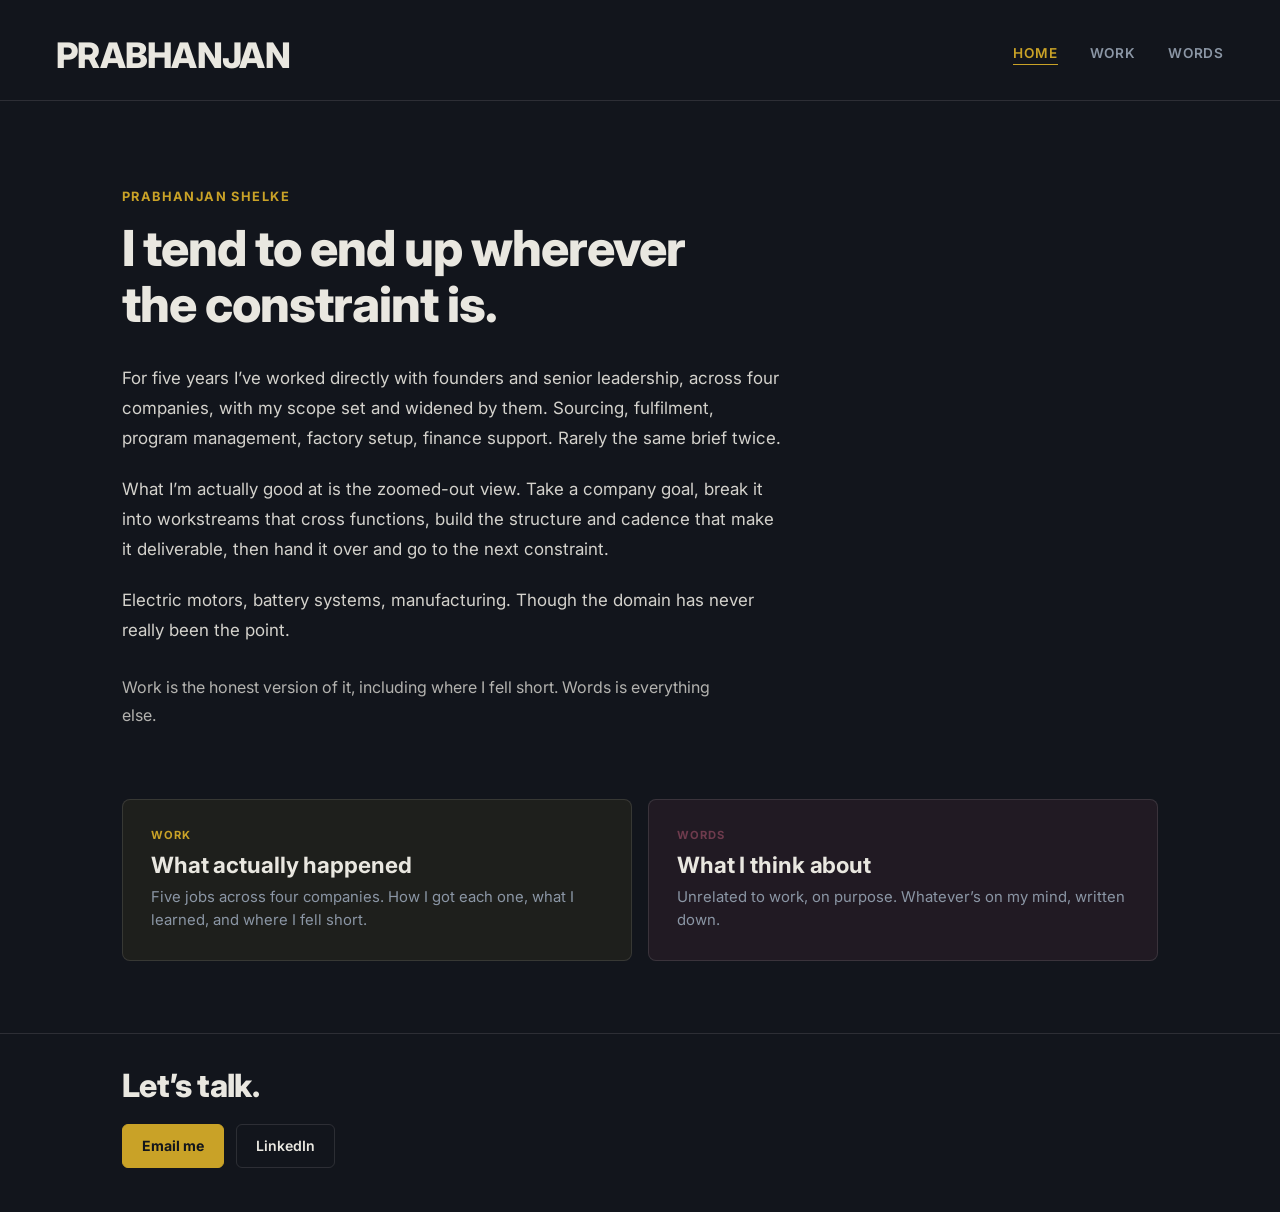
<file: index.html>
<!DOCTYPE html>
<html lang="en">
<head>
<meta charset="UTF-8">
<meta name="viewport" content="width=device-width, initial-scale=1.0">
<title>Prabhanjan Shelke</title>
<meta name="description" content="Five years working close to founders across four companies. I tend to end up wherever the constraint is.">
<link rel="canonical" href="https://prabhanjanshelke.com/">
<meta property="og:type" content="website">
<meta property="og:site_name" content="Prabhanjan Shelke">
<meta property="og:title" content="Prabhanjan Shelke">
<meta property="og:description" content="Five years working close to founders across four companies. I tend to end up wherever the constraint is.">
<meta property="og:url" content="https://prabhanjanshelke.com/">
<meta property="og:image" content="https://prabhanjanshelke.com/preview.png">
<meta property="og:image:width" content="1200">
<meta property="og:image:height" content="630">
<meta name="twitter:card" content="summary_large_image">
<meta name="twitter:title" content="Prabhanjan Shelke">
<meta name="twitter:description" content="Five years working close to founders across four companies. I tend to end up wherever the constraint is.">
<meta name="twitter:image" content="https://prabhanjanshelke.com/preview.png">
<link rel="preconnect" href="https://fonts.googleapis.com">
<link rel="preconnect" href="https://fonts.gstatic.com" crossorigin>
<link href="https://fonts.googleapis.com/css2?family=Inter:ital,wght@0,400;0,500;0,600;0,700;0,800;1,400;1,500&display=swap" rel="stylesheet">
<style>


:root{--brass:#C9A227;--plum:#6E3B4D}
body[data-theme="work"],body[data-theme="home"],body[data-theme="detail"]{
  --bg:#12151C;--bg-raise:#191D26;--fg:#E9E7E0;--muted:#8B96A5;--accent:var(--brass);--line:rgba(232,230,224,.12)}
body[data-theme="words"]{--bg:#EAE2D4;--bg-raise:#E2D9C9;--fg:#2B2620;--muted:#8A7F6C;--accent:var(--plum);--line:rgba(43,38,32,.14)}
*{box-sizing:border-box}
html{scroll-behavior:smooth}
body{margin:0;background:var(--bg);color:var(--fg);font-family:'Inter',sans-serif;min-height:100vh}
a{color:var(--accent)}
.topnav{position:sticky;top:0;z-index:50;display:flex;justify-content:space-between;align-items:center;
  padding:2.1rem clamp(1.25rem,5vw,3.5rem) 1.5rem;background:var(--bg);border-bottom:1px solid var(--line)}
.topnav .wordmark{font-weight:800;font-size:clamp(1.7rem,4.5vw,2.2rem);letter-spacing:-.02em;text-decoration:none;color:var(--fg)}
.topnav .navlinks{display:flex;gap:clamp(1rem,3vw,2rem);font-weight:600;font-size:.85rem;letter-spacing:.06em}
.topnav .navlinks a{text-decoration:none;color:var(--muted);padding-bottom:3px;border-bottom:1px solid transparent}
.topnav .navlinks a:hover{color:var(--fg)}
.topnav .navlinks a.current{color:var(--accent);border-bottom-color:var(--accent)}
.nav-toggle{display:none;flex-direction:column;justify-content:center;align-items:center;gap:5px;width:44px;height:44px;padding:0;background:none;border:none;cursor:pointer}
.nav-toggle span{display:block;width:24px;height:2px;background:var(--fg);border-radius:2px;transition:transform .25s ease,opacity .2s ease}
.nav-toggle.open span:nth-child(1){transform:translateY(7px) rotate(45deg)}
.nav-toggle.open span:nth-child(2){opacity:0}
.nav-toggle.open span:nth-child(3){transform:translateY(-7px) rotate(-45deg)}
@media(max-width:560px){
 .topnav{flex-wrap:wrap;padding:1.5rem clamp(1.1rem,5vw,3.5rem) 1.1rem}
 .topnav .wordmark{font-size:clamp(1.45rem,7vw,1.8rem)}
 .nav-toggle{display:flex}
 .topnav .navlinks{display:none;width:100%;flex-direction:column;gap:0;margin-top:1.1rem;border-top:1px solid var(--line);font-size:.95rem}
 .topnav .navlinks.open{display:flex}
 .topnav .navlinks a{padding:.95rem 0;border-bottom:1px solid var(--line)}
 .topnav .navlinks a.current{color:var(--accent);border-bottom-color:var(--line)}
}
main{max-width:1100px;margin:0 auto;padding:0 clamp(1.25rem,5vw,2rem)}

/* work index */
.work-intro{padding:clamp(2.5rem,8vh,4rem) 0 1.5rem;max-width:640px}
.work-intro h1{font-weight:800;font-size:clamp(2.3rem,6.5vw,3.2rem);margin:0 0 .75rem;letter-spacing:-.01em}
.work-intro p{color:var(--muted);font-size:1rem;line-height:1.6;margin:0}
.rolelist{display:flex;flex-direction:column;gap:1.25rem;padding:.5rem 0 3rem}
.rolecard{display:flex;gap:1.5rem;align-items:center;text-decoration:none;color:inherit;
  background:var(--bg-raise);border:1px solid var(--line);border-radius:10px;
  padding:clamp(1.5rem,4vw,2.25rem);transition:border-color .2s ease,transform .2s ease}
.rolecard:hover{border-color:var(--accent);transform:translateY(-2px)}
.rolecard .ico{width:clamp(52px,8vw,68px);height:clamp(52px,8vw,68px);flex-shrink:0;opacity:.85}
.rolecard .ico svg{width:100%;height:100%}
.rolecard .num{font-weight:700;font-size:.78rem;letter-spacing:.1em;color:var(--accent);display:block;margin-bottom:.4rem}
.rolecard h2{font-weight:800;font-size:clamp(1.5rem,3.6vw,2rem);line-height:1.1;margin:0 0 .45rem;letter-spacing:-.02em}
.rolecard .meta{font-size:.8rem;font-weight:500;color:var(--muted);margin-bottom:.7rem}
.rolecard .sum{font-size:1rem;line-height:1.6;opacity:.9;margin:0;max-width:52ch}
@media(max-width:560px){.rolecard{flex-direction:column;align-items:flex-start;gap:1rem}}

/* split detail */
.back{display:inline-flex;align-items:center;min-height:44px;font-size:.82rem;font-weight:600;color:var(--muted);text-decoration:none;margin-top:1.25rem}
.back:hover{color:var(--accent)}
.split{display:flex;gap:clamp(2rem,5vw,4.5rem);align-items:flex-start;padding:1rem 0 5rem}
.left{flex:0 0 300px;position:sticky;top:120px}
.left .ico{width:60px;height:60px;opacity:.85;margin-bottom:1rem}
.left .ico svg{width:100%;height:100%}
.left .num{font-size:.78rem;font-weight:700;letter-spacing:.1em;color:var(--accent);display:block;margin-bottom:.5rem}
.left h1{font-size:clamp(1.9rem,3.4vw,2.5rem);font-weight:800;line-height:1.08;letter-spacing:-.02em;margin:0 0 .7rem}
.left .meta{font-size:.82rem;font-weight:500;color:var(--muted);line-height:1.5;margin-bottom:1.1rem}
.left .sum{font-size:1rem;line-height:1.6;opacity:.9;padding-top:1.1rem;border-top:1px solid var(--line)}
.right{flex:1;min-width:0;max-width:62ch}
.beat{margin-bottom:2.75rem}
.beat .h{font-size:.74rem;font-weight:700;letter-spacing:.1em;text-transform:uppercase;color:var(--accent);display:block;margin-bottom:.85rem}
.beat p{font-size:1.05rem;line-height:1.75;opacity:.9;margin:0 0 1.1rem}
.beat p:last-child{margin-bottom:0}
.rolenav{display:flex;justify-content:space-between;gap:1rem;flex-wrap:wrap;border-top:1px solid var(--line);padding-top:1.5rem;margin-top:1rem}
.rolenav a{display:inline-flex;align-items:center;min-height:44px;font-size:.85rem;font-weight:600;color:var(--muted);text-decoration:none}
.rolenav a:hover{color:var(--accent)}
@media(max-width:820px){.split{flex-direction:column;gap:1.75rem}.left{position:static;flex:1 1 auto;width:100%}.right{max-width:none}}

/* footer */
.sitefoot{margin-top:clamp(3rem,8vh,4.5rem);border-top:1px solid var(--line)}
.foot-inner{max-width:1100px;margin:0 auto;padding:2rem clamp(1.25rem,5vw,2rem) 2.75rem}
.foot-cta{font-weight:800;font-size:clamp(1.5rem,4.5vw,2rem);letter-spacing:-.02em;margin:0 0 1.15rem;color:var(--fg)}
.foot-actions{display:flex;gap:.7rem;flex-wrap:wrap}
.foot-btn{display:inline-flex;align-items:center;justify-content:center;min-height:44px;padding:0 1.2rem;
  border:1px solid var(--line);border-radius:6px;font-weight:600;font-size:.88rem;color:var(--fg);text-decoration:none}
.foot-btn:hover{border-color:var(--accent)}
.foot-btn.primary{background:var(--accent);border-color:var(--accent);color:var(--bg);font-weight:700}
@media(prefers-reduced-motion:reduce){*{animation:none!important;transition:none!important}}


/* ---- home ---- */
.home-hero{padding:clamp(3rem,10vh,5.5rem) 0 0.5rem;max-width:760px}
.home-eyebrow{font-weight:700;font-size:.8rem;letter-spacing:.11em;color:var(--accent);
  text-transform:uppercase;margin-bottom:1.1rem}
.home-hero h1{font-weight:800;font-size:clamp(2.1rem,6vw,3.1rem);line-height:1.12;
  margin:0 0 1.9rem;letter-spacing:-.02em;max-width:19ch}
.home-hero .bio p{font-size:1.06rem;line-height:1.78;opacity:.9;max-width:60ch;margin:0 0 1.3rem}
.home-hero .bio p.last{opacity:.75;font-size:1rem;padding-top:.4rem}
.home-links{display:grid;grid-template-columns:1fr 1fr;gap:1rem;margin:2.5rem 0 1rem}
@media(max-width:560px){.home-links{grid-template-columns:1fr}}
.home-link-card{display:block;text-decoration:none;border:1px solid var(--line);
  border-radius:8px;padding:1.75rem;transition:border-color .25s ease,transform .25s ease}
.home-link-card:hover{transform:translateY(-3px)}
.home-link-card.work-card{background:rgba(201,162,39,.07)}
.home-link-card.work-card:hover{border-color:var(--brass)}
.home-link-card.words-card{background:rgba(110,59,79,.16)}
.home-link-card.words-card:hover{border-color:var(--plum)}
.home-link-card .tag{font-weight:700;font-size:.7rem;letter-spacing:.1em;text-transform:uppercase;
  display:block;margin-bottom:.6rem}
.home-link-card.work-card .tag{color:var(--brass)}
.home-link-card.words-card .tag{color:var(--plum)}
.home-link-card h2{font-weight:700;font-size:1.4rem;color:var(--fg);margin:0 0 .5rem;letter-spacing:-.005em}
.home-link-card p{color:var(--muted);font-size:.93rem;line-height:1.55;margin:0}

</style>
</head>
<body data-theme="home">

<nav class="topnav">
  <a href="index.html" class="wordmark">PRABHANJAN</a>
  <button class="nav-toggle" id="nav-toggle" aria-label="Open menu" aria-expanded="false" aria-controls="navlinks">
    <span></span><span></span><span></span>
  </button>
  <div class="navlinks" id="navlinks">
    <a href="index.html" class="current">HOME</a>
    <a href="work.html">WORK</a>
    <a href="words.html">WORDS</a>
  </div>
</nav>

<main>
  <div class="home-hero">
    <div class="home-eyebrow">Prabhanjan Shelke</div>
    <h1>I tend to end up wherever the constraint is.</h1>
    <div class="bio">
      <p>For five years I&rsquo;ve worked directly with founders and senior leadership, across four companies, with my scope set and widened by them. Sourcing, fulfilment, program management, factory setup, finance support. Rarely the same brief twice.</p>
      <p>What I&rsquo;m actually good at is the zoomed-out view. Take a company goal, break it into workstreams that cross functions, build the structure and cadence that make it deliverable, then hand it over and go to the next constraint.</p>
      <p>Electric motors, battery systems, manufacturing. Though the domain has never really been the point.</p>
      <p class="last">Work is the honest version of it, including where I fell short. Words is everything else.</p>
    </div>
  </div>

  <div class="home-links">
    <a href="work.html" class="home-link-card work-card">
      <span class="tag">Work</span>
      <h2>What actually happened</h2>
      <p>Five jobs across four companies. How I got each one, what I learned, and where I fell short.</p>
    </a>
    <a href="words.html" class="home-link-card words-card">
      <span class="tag">Words</span>
      <h2>What I think about</h2>
      <p>Unrelated to work, on purpose. Whatever&rsquo;s on my mind, written down.</p>
    </a>
  </div>
</main>

<footer class="sitefoot"><div class="foot-inner">
<h3 class="foot-cta">Let&rsquo;s talk.</h3><div class="foot-actions">
<a class="foot-btn primary" href="mailto:prabhanjanshelke@gmail.com">Email me</a>
<a class="foot-btn" href="https://www.linkedin.com/in/shelkeprabhanjan/" target="_blank" rel="noopener noreferrer">LinkedIn</a>
</div></div></footer>
<script>
(function(){var b=document.getElementById('nav-toggle'),m=document.getElementById('navlinks');
if(!b||!m)return;b.addEventListener('click',function(){var o=m.classList.toggle('open');
b.classList.toggle('open',o);b.setAttribute('aria-expanded',o?'true':'false');});})();
</script>
</body>
</html>
</file>
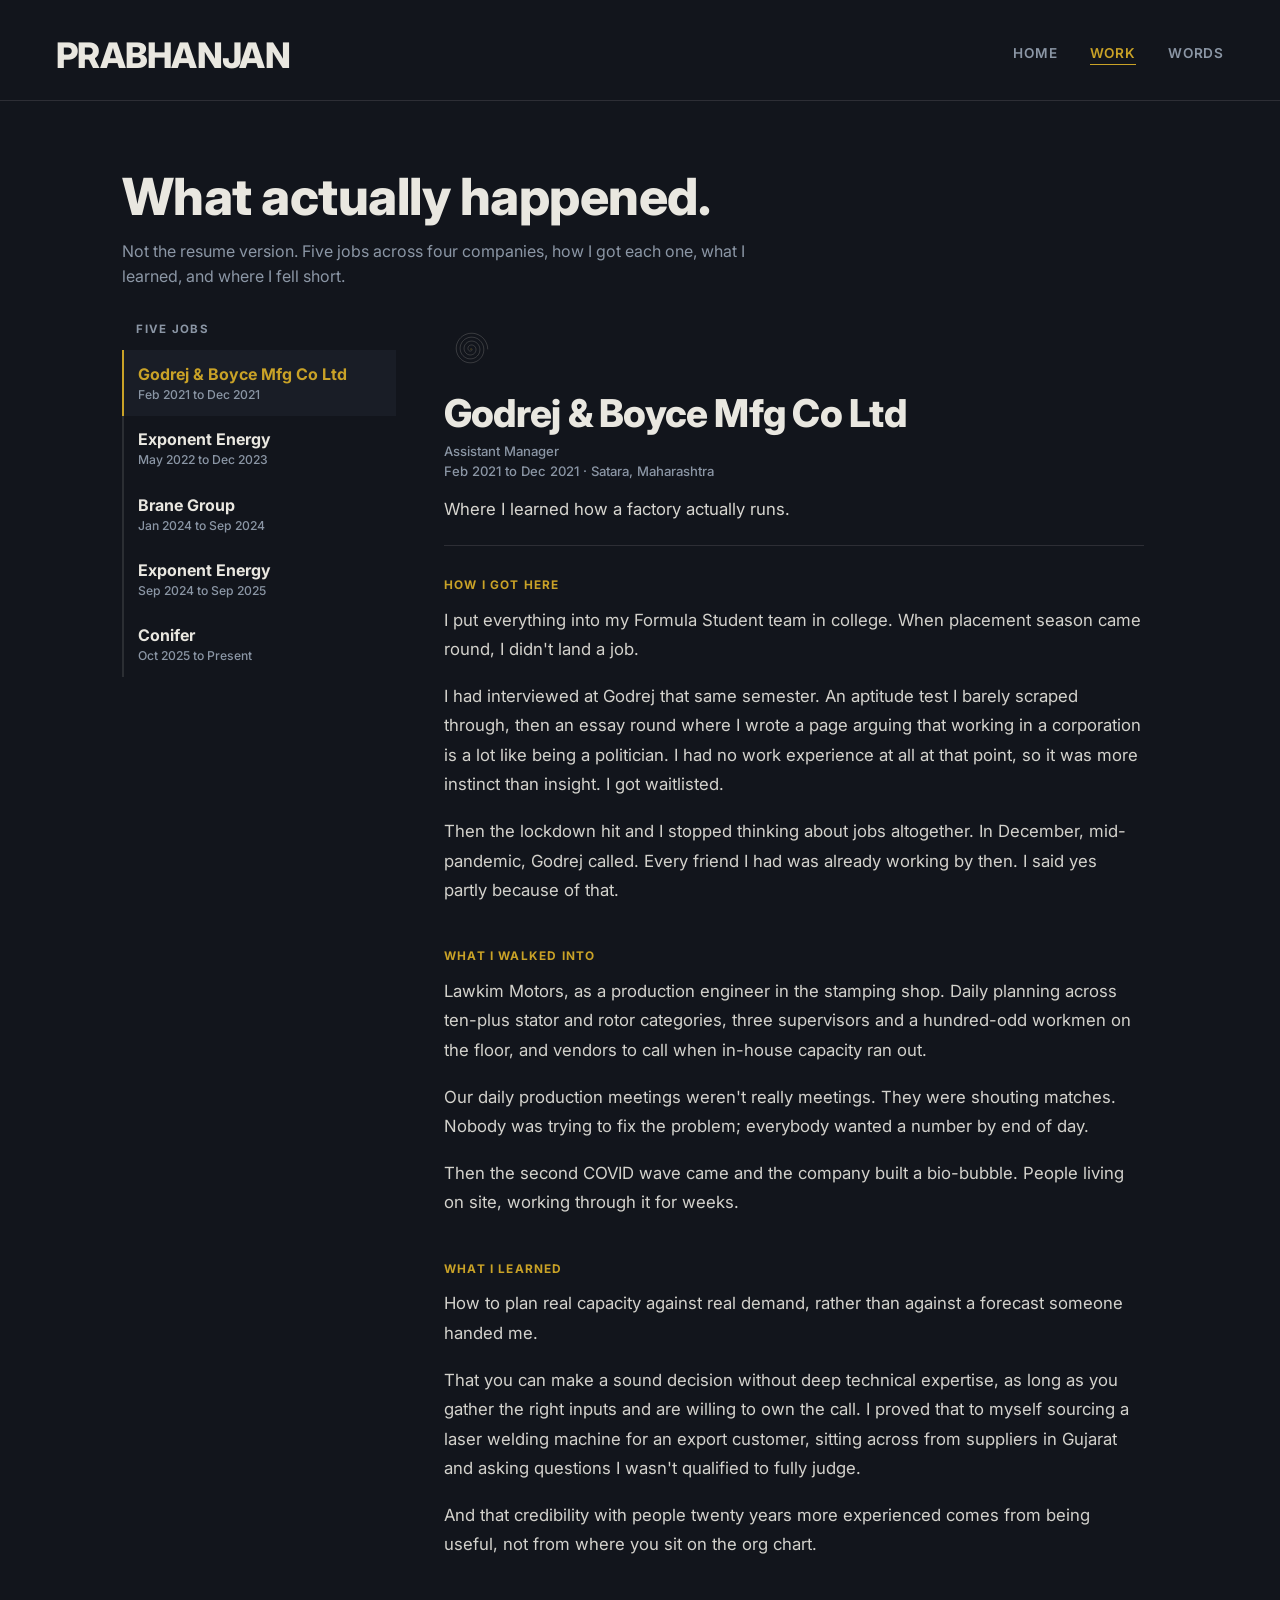
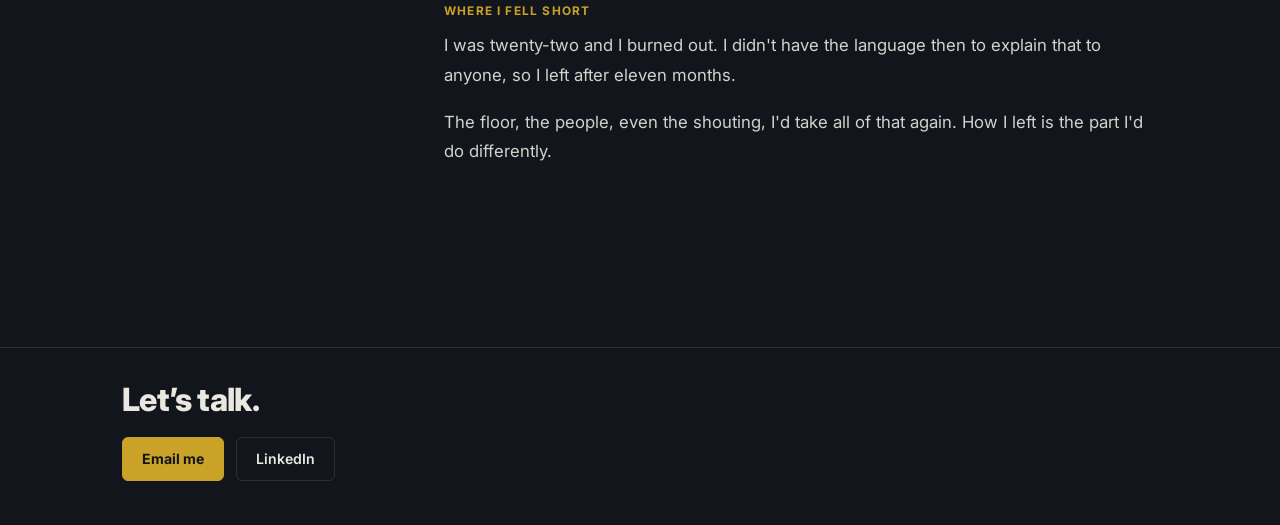
<file: role-detail.html>
<!DOCTYPE html>
<html lang="en">
<head>
<meta charset="UTF-8">
<meta name="robots" content="noindex">
<title>Redirecting&hellip;</title>
<script>
var q=new URLSearchParams(window.location.search);
var r=parseInt(q.get('role'),10);
window.location.replace('work.html'+(isNaN(r)?'':'?role='+r));
</script>
<meta http-equiv="refresh" content="0;url=work.html">
</head>
<body><p>Redirecting to <a href="work.html">Work</a>&hellip;</p></body>
</html>
</file>
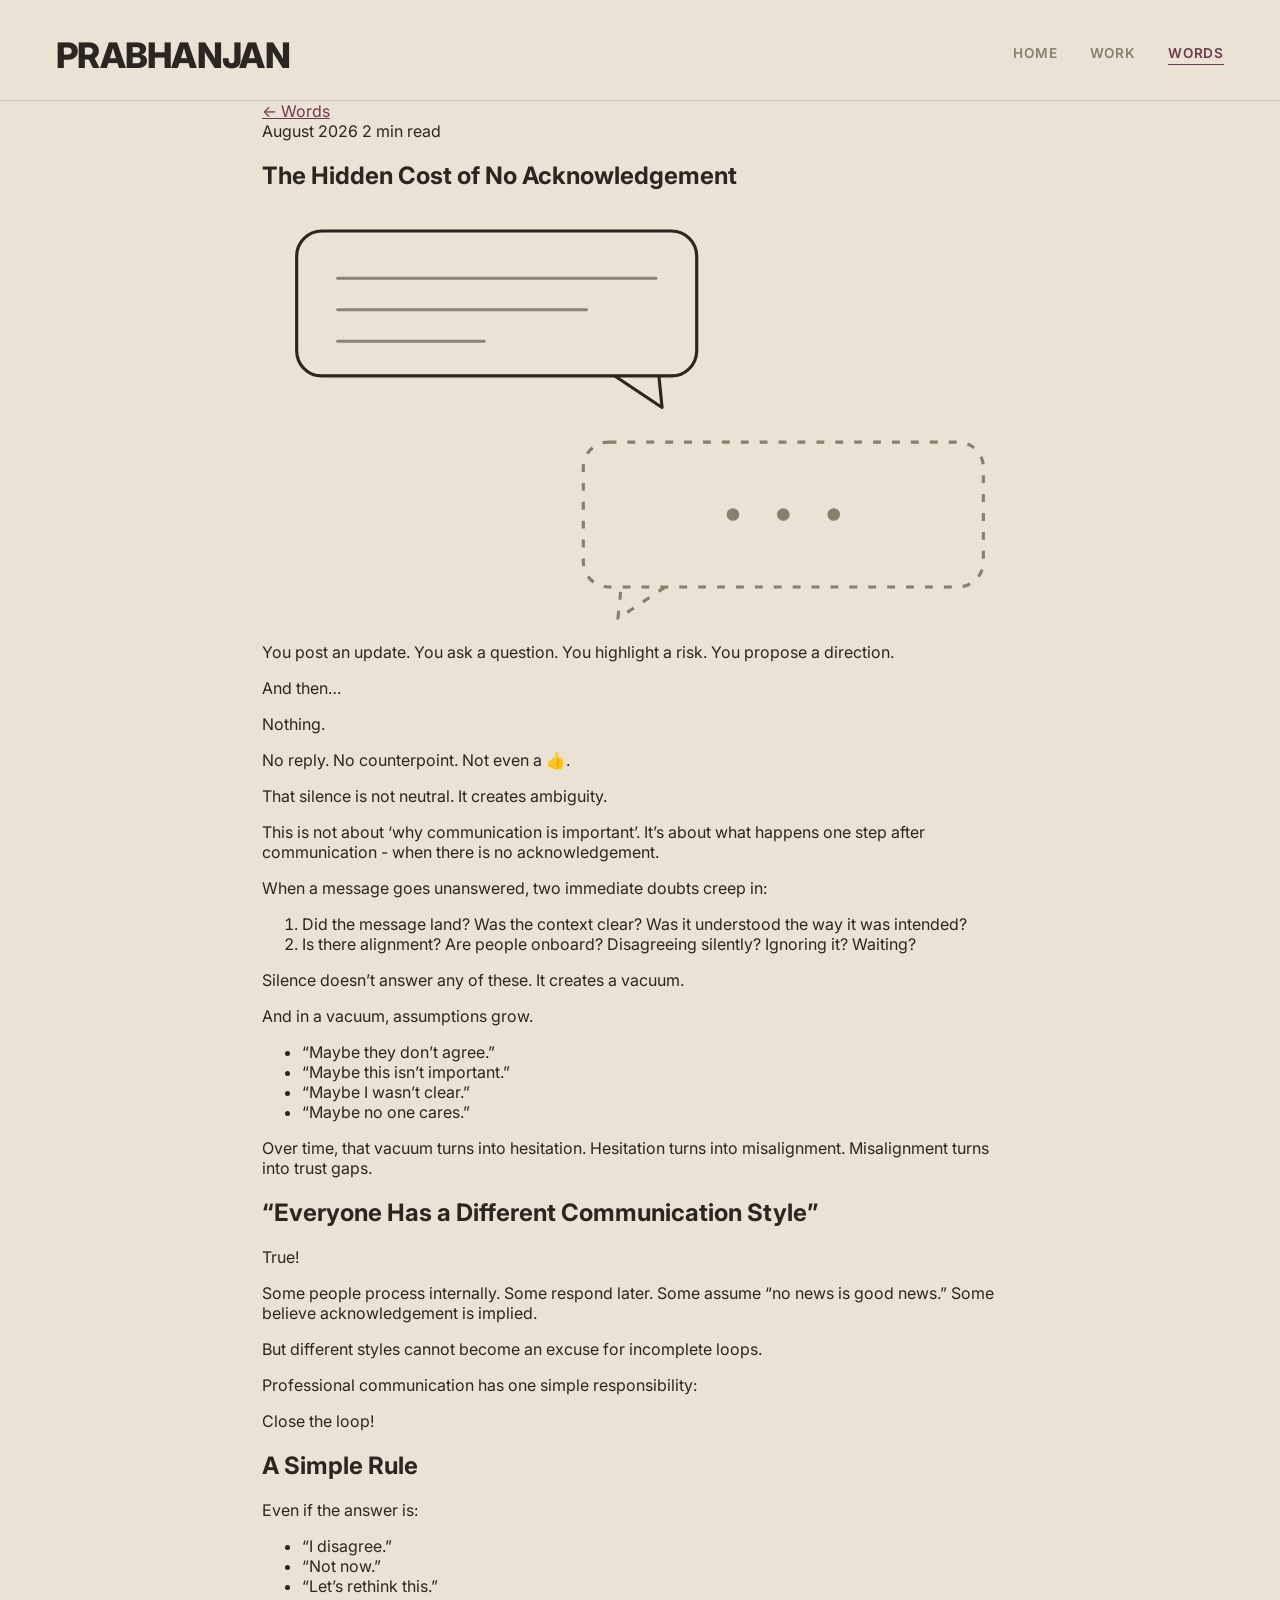
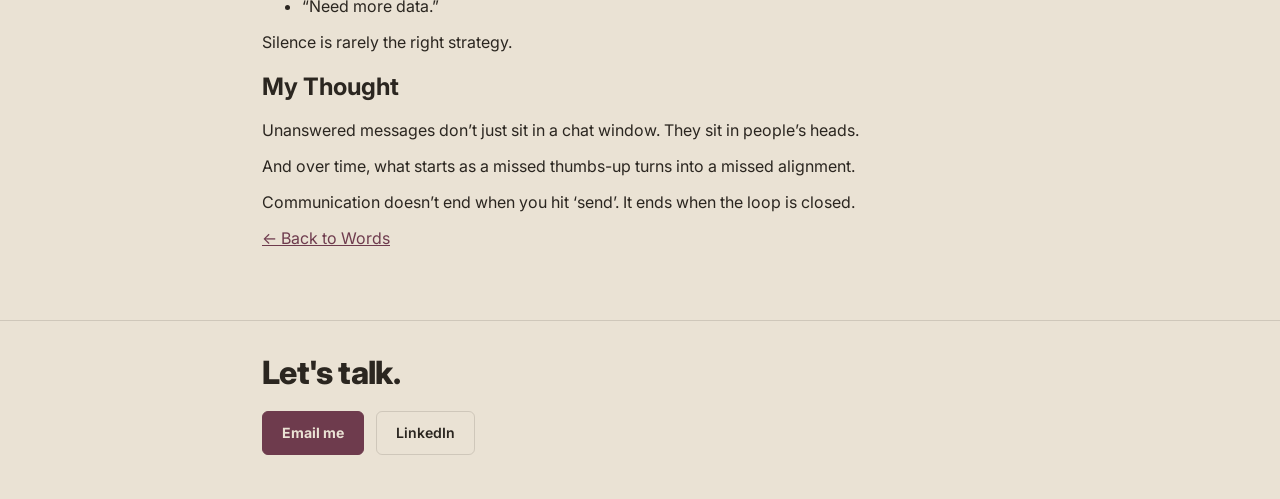
<file: the-hidden-cost-of-no-acknowledgement.html>
<!DOCTYPE html>
<html lang="en">
  <script data-goatcounter="https://prabhanjanshelke.goatcounter.com/count"
        async src="//gc.zgo.at/count.js"></script>
<head>
<meta charset="UTF-8">
<meta name="viewport" content="width=device-width, initial-scale=1.0">
<title>The Hidden Cost of No Acknowledgement &middot; Prabhanjan</title>
  <meta name="description" content="You post an update. You ask a question. And then nothing. That silence is not neutral.">
<link rel="canonical" href="https://prabhanjanshelke.com/the-hidden-cost-of-no-acknowledgement.html">
<meta property="og:type" content="article">
<meta property="og:site_name" content="Prabhanjan Shelke">
<meta property="og:title" content="The Hidden Cost of No Acknowledgement">
<meta property="og:description" content="You post an update. You ask a question. And then nothing. That silence is not neutral.">
<meta property="og:url" content="https://prabhanjanshelke.com/the-hidden-cost-of-no-acknowledgement.html">
<meta property="og:image" content="https://prabhanjanshelke.com/preview.png">
<meta property="og:image:width" content="1200">
<meta property="og:image:height" content="630">
<meta name="twitter:card" content="summary_large_image">
<meta name="twitter:title" content="The Hidden Cost of No Acknowledgement">
<meta name="twitter:description" content="You post an update. You ask a question. And then nothing. That silence is not neutral.">
<meta name="twitter:image" content="https://prabhanjanshelke.com/preview.png">
<link rel="preconnect" href="https://fonts.googleapis.com">
<link rel="preconnect" href="https://fonts.gstatic.com" crossorigin>
<link href="https://fonts.googleapis.com/css2?family=Inter:ital,wght@0,400;0,500;0,600;0,700;0,800;1,400;1,500;1,600;1,700;1,800&display=swap" rel="stylesheet">
<style>





:root {
  --brass: #C9A227;
  --plum: #6E3B4D;
  --radius: 3px;
}

body[data-theme="work"], body[data-theme="home"], body[data-theme="detail"] {
  --bg: #12151C;
  --bg-raise: #191D26;
  --fg: #E9E7E0;
  --muted: #8B96A5;
  --accent: var(--brass);
  --line: rgba(232, 230, 224, 0.12);
}

body[data-theme="words"] {
  --bg: #EAE2D4;
  --bg-raise: #E2D9C9;
  --fg: #2B2620;
  --muted: #8A7F6C;
  --accent: var(--plum);
  --line: rgba(43, 38, 32, 0.14);
}

* { box-sizing: border-box; }
html { scroll-behavior: smooth; }
body {
  margin: 0; background: var(--bg); color: var(--fg);
  font-family: 'Inter', sans-serif;
  min-height: 100vh;
}
a { color: var(--accent); }

/* ============ TYPE SCALE (Inter only, weight/size carry hierarchy) ============
   Site title (nav wordmark) ... clamp(1.7rem, 4.5vw, 2.2rem)  / 800  <- most eye-catching, brand mark
   Page H1 (hero headings)   ... clamp(2.3rem, 6.5vw, 3.2rem)  / 800
   Role title (per-section)  ... clamp(2.8rem, 8vw, 4.4rem)    / 800  <- biggest single element on Work page
   Card / post H2             ... 1.5rem                        / 700
   Stat number                ... clamp(2.1rem, 5.5vw, 2.8rem) / 800
   Headline / lede            ... clamp(1.1rem, 2.6vw, 1.3rem) / 500
   Body                        ... 1rem                         / 400
   Small label / eyebrow      ... 0.72rem                       / 700, uppercase, tracked
   Meta / caption              ... 0.78rem                      / 500
   Nav links                   ... 0.75rem                      / 600, uppercase, tracked
================================================================================ */

/* ---------- Top nav ---------- */
.topnav {
  position: sticky; top: 0; z-index: 50;
  display: flex; justify-content: space-between; align-items: center;
  padding: 2.1rem clamp(1.25rem, 5vw, 3.5rem) 1.5rem;
  background: var(--bg);
  border-bottom: 1px solid var(--line);
}
.topnav .wordmark {
  font-family: 'Inter', sans-serif; font-weight: 800;
  font-size: clamp(1.7rem, 4.5vw, 2.2rem);
  letter-spacing: -0.02em; text-decoration: none; color: var(--fg);
}
.topnav .navlinks {
  display: flex; gap: clamp(1rem, 3vw, 2rem);
  font-family: 'Inter', sans-serif; font-weight: 600;
  font-size: 0.85rem; letter-spacing: 0.06em;
}
.topnav .navlinks a {
  text-decoration: none; color: var(--muted); padding-bottom: 3px;
  border-bottom: 1px solid transparent; transition: color 0.2s ease, border-color 0.2s ease;
}
.topnav .navlinks a:hover { color: var(--fg); }
.topnav .navlinks a.current { color: var(--accent); border-bottom-color: var(--accent); }

/* hamburger button - hidden on desktop */
.nav-toggle {
  display: none; flex-direction: column; justify-content: center; align-items: center; gap: 5px;
  width: 44px; height: 44px; padding: 0; margin: 0;
  background: none; border: none; cursor: pointer;
}
.nav-toggle span {
  display: block; width: 24px; height: 2px; background: var(--fg); border-radius: 2px;
  transition: transform 0.25s ease, opacity 0.2s ease;
}
.nav-toggle.open span:nth-child(1) { transform: translateY(7px) rotate(45deg); }
.nav-toggle.open span:nth-child(2) { opacity: 0; }
.nav-toggle.open span:nth-child(3) { transform: translateY(-7px) rotate(-45deg); }

/* --- narrow screens: collapse nav behind the menu icon --- */
@media (max-width: 560px) {
  .topnav { flex-wrap: wrap; padding: 1.5rem clamp(1.1rem, 5vw, 3.5rem) 1.1rem; }
  .topnav .wordmark { font-size: clamp(1.45rem, 7vw, 1.8rem); }
  .nav-toggle { display: flex; }
  .topnav .navlinks {
    display: none; width: 100%; flex-direction: column; gap: 0;
    margin-top: 1.1rem; border-top: 1px solid var(--line); font-size: 0.95rem;
  }
  .topnav .navlinks.open { display: flex; }
  .topnav .navlinks a {
    padding: 0.95rem 0; border-bottom: 1px solid var(--line); border-top: none;
  }
  .topnav .navlinks a.current { color: var(--accent); border-bottom-color: var(--line); }
}

main { max-width: 820px; margin: 0 auto; padding: 0 clamp(1.25rem, 5vw, 2rem); }

/* ---------- Home page ---------- */
.home-hero { padding: clamp(3rem, 10vh, 6rem) 0 0.5rem; }
.home-eyebrow {
  font-family: 'Inter', sans-serif; font-weight: 700; font-size: 0.85rem;
  letter-spacing: 0.1em; color: var(--accent); text-transform: uppercase; margin-bottom: 1.25rem;
}
.home-hero h1 {
  font-family: 'Inter', sans-serif; font-weight: 800;
  font-size: clamp(2.3rem, 6.5vw, 3.2rem); line-height: 1.15; margin: 0 0 1.75rem;
  letter-spacing: -0.01em; max-width: 14ch;
}
.home-hero .bio p {
  font-family: 'Inter', sans-serif; font-weight: 400;
  font-size: 1.05rem; line-height: 1.75; color: var(--fg); opacity: 0.9;
  max-width: 58ch; margin: 0 0 1.25rem;
}

.home-links { display: grid; grid-template-columns: 1fr 1fr; gap: 1rem; margin: 1.5rem 0 4rem; }
@media (max-width: 560px) { .home-links { grid-template-columns: 1fr; } }
.home-link-card {
  display: block; text-decoration: none;
  border: 1px solid var(--line); border-radius: 6px; padding: 1.75rem;
  transition: border-color 0.25s ease, transform 0.25s ease, background 0.25s ease;
}
.home-link-card.work-card { background: rgba(201, 162, 39, 0.07); }
.home-link-card.words-card { background: rgba(110, 59, 79, 0.16); }
.home-link-card:hover { transform: translateY(-3px); }
.home-link-card.work-card:hover { border-color: var(--brass); }
.home-link-card.words-card:hover { border-color: var(--plum); }
.home-link-card .tag {
  font-family: 'Inter', sans-serif; font-weight: 700; font-size: 0.7rem; letter-spacing: 0.09em;
  text-transform: uppercase; display: block; margin-bottom: 0.6rem;
}
.home-link-card.work-card .tag { color: var(--brass); }
.home-link-card.words-card .tag { color: var(--plum); }
.home-link-card h2 {
  font-family: 'Inter', sans-serif; font-weight: 700; font-size: 1.5rem;
  color: var(--fg); margin: 0 0 0.5rem; letter-spacing: -0.005em;
}
.home-link-card p { color: var(--muted); font-size: 0.92rem; line-height: 1.5; margin: 0; font-weight: 400; }

/* ---------- Work page ---------- */
.work-intro { padding: clamp(2.5rem, 8vh, 4rem) 0 1.5rem; max-width: 640px; }
.work-intro h1 {
  font-family: 'Inter', sans-serif; font-weight: 800;
  font-size: clamp(2.3rem, 6.5vw, 3.2rem); margin: 0 0 0.75rem; letter-spacing: -0.01em;
}
.work-intro p { color: var(--muted); font-size: 1rem; line-height: 1.6; margin: 0; font-weight: 400; }

.role-scroll { display: flex; flex-direction: column; gap: 1.75rem; padding: 0.5rem 0 3rem; }

.role-section {}

.role-card {
  background: var(--bg-raise);
  border: 1px solid var(--line);
  border-radius: 10px;
  padding: clamp(1.75rem, 5vw, 3rem);
}

.role-top { display: flex; align-items: center; gap: 1.5rem; margin-bottom: 1.5rem; }
.role-icon { width: clamp(60px, 10vw, 84px); height: clamp(60px, 10vw, 84px); flex-shrink: 0; opacity: 0.9; }
.role-icon svg { width: 100%; height: 100%; }

.role-heading .role-num {
  font-family: 'Inter', sans-serif; font-weight: 700; font-size: 0.78rem; color: var(--brass);
  letter-spacing: 0.1em; margin-bottom: 0.5rem; display: block;
}
.role-heading h2 {
  font-family: 'Inter', sans-serif; font-weight: 800;
  font-size: clamp(2.1rem, 6.5vw, 3.6rem); line-height: 1.08; margin: 0 0 0.7rem;
  letter-spacing: -0.02em;
}
.role-meta {
  font-family: 'Inter', sans-serif; font-weight: 500; font-size: 0.8rem; color: var(--muted);
}

.role-headline {
  font-family: 'Inter', sans-serif; font-weight: 500;
  font-size: clamp(1.1rem, 2.6vw, 1.3rem); color: var(--fg); opacity: 0.92;
  max-width: 48ch; margin: 0 0 2rem; line-height: 1.5;
}

.role-block { margin-bottom: 1.5rem; }
.role-block-label {
  font-family: 'Inter', sans-serif; font-weight: 700; font-size: 0.72rem; letter-spacing: 0.09em;
  text-transform: uppercase; color: var(--muted); margin-bottom: 0.6rem; display: block;
}
.role-block p {
  font-family: 'Inter', sans-serif; font-weight: 400; font-size: 1rem; line-height: 1.6;
  color: var(--fg); opacity: 0.88; margin: 0; max-width: 62ch;
}
.role-block ul { margin: 0; padding-left: 1.1rem; max-width: 62ch; }
.role-block ul li {
  font-family: 'Inter', sans-serif; font-weight: 400; font-size: 1rem; line-height: 1.6;
  color: var(--fg); opacity: 0.88; margin-bottom: 0.5rem;
}

.role-stats { display: flex; flex-wrap: wrap; gap: clamp(1.5rem, 4vw, 2.5rem); margin: 0.5rem 0 2rem; }
.role-stat {
  display: flex; flex-direction: column; gap: 0.35rem;
  padding-right: clamp(1.5rem, 4vw, 2.5rem);
  border-right: 1px solid var(--line);
}
.role-stat:last-child { border-right: none; padding-right: 0; }
.role-stat .num {
  font-family: 'Inter', sans-serif; font-weight: 800;
  font-size: clamp(2.1rem, 5.5vw, 2.8rem); line-height: 1; color: var(--brass);
  letter-spacing: -0.02em;
}
.role-stat .label {
  font-family: 'Inter', sans-serif; font-weight: 600; font-size: 0.68rem; letter-spacing: 0.04em;
  text-transform: uppercase; color: var(--muted); max-width: 16ch; line-height: 1.4;
}

.role-details-link {
  display: inline-flex; align-items: center; gap: 0.4rem;
  font-family: 'Inter', sans-serif; font-weight: 700; font-size: 0.85rem; letter-spacing: 0.02em;
  color: var(--brass); width: fit-content;
  text-decoration: underline; text-underline-offset: 5px; text-decoration-thickness: 1px;
  padding: 0.95rem 0 0.85rem;
}
.role-details-link:hover { opacity: 0.8; }

/* ---------- Words page ---------- */
.words-intro { padding: clamp(2.5rem, 8vh, 4rem) 0 2rem; max-width: 640px; }
.words-intro h1 {
  font-family: 'Inter', sans-serif; font-weight: 800; font-style: italic;
  font-size: clamp(2.3rem, 6.5vw, 3.2rem); margin: 0 0 0.75rem; letter-spacing: -0.01em;
}
.words-intro p { color: var(--muted); font-size: 1rem; line-height: 1.6; margin: 0; font-weight: 400; }

.posts { display: flex; flex-direction: column; padding-bottom: 4rem; }
.post { border-top: 1px solid var(--line); padding: 2.25rem 0; }
.post:last-child { border-bottom: 1px solid var(--line); }
.post-date {
  font-family: 'Inter', sans-serif; font-weight: 700; font-size: 0.72rem; letter-spacing: 0.09em;
  color: var(--muted); margin-bottom: 0.5rem; text-transform: uppercase;
}
.post h2 {
  font-family: 'Inter', sans-serif; font-weight: 700; font-size: 1.5rem; margin: 0 0 0.6rem;
  letter-spacing: -0.005em;
}
.post p { color: var(--fg); opacity: 0.82; line-height: 1.7; margin: 0; font-size: 1rem; font-weight: 400; }
.post-link {
  display: inline-block; margin-top: 0.4rem;
  font-family: 'Inter', sans-serif; font-weight: 700; font-size: 0.85rem;
  text-decoration: underline; text-underline-offset: 5px; text-decoration-thickness: 1px;
  padding: 0.95rem 0 0.85rem;
}

/* ---------- Role detail (few-slide viewer) ---------- */
body[data-theme="detail"] { overflow: hidden; height: 100vh; height: 100dvh; }
.detail-topbar {
  position: fixed; top: 0; left: 0; right: 0; z-index: 20;
  display: flex; justify-content: space-between; align-items: center;
  padding: 1.25rem clamp(1rem, 4vw, 2rem);
  background: linear-gradient(var(--bg), transparent);
}
.detail-back {
  font-family: 'Inter', sans-serif; font-weight: 600; font-size: 0.85rem; color: var(--muted);
  text-decoration: none; letter-spacing: 0.03em;
  display: inline-flex; align-items: center; min-height: 44px; padding-right: 0.75rem;
}
.detail-back:hover { color: var(--fg); }
.detail-progress { font-family: 'Inter', sans-serif; font-weight: 600; font-size: 0.72rem; color: var(--muted); letter-spacing: 0.05em; }

.detail-track { height: 100vh; height: 100dvh; position: relative; }
.detail-slide {
  position: absolute; inset: 0; display: none; flex-direction: column;
  overflow-y: auto; -webkit-overflow-scrolling: touch;
  padding: clamp(5rem, 12vh, 7rem) clamp(3.5rem, 11vw, 4rem) clamp(4.5rem, 10vh, 6rem);
}
.detail-slide.showing { display: flex; animation: dfade 0.4s ease; }
@keyframes dfade { from { opacity:0; transform:translateY(8px);} to {opacity:1; transform:translateY(0);} }
.detail-slide-inner { max-width: 640px; width: 100%; margin: auto; }

.detail-cover .role-icon { width: clamp(84px,16vw,120px); height: clamp(84px,16vw,120px); margin: 0 auto 1.75rem; }
.detail-cover { text-align: center; }
.detail-cover .role-num { font-family:'Inter',sans-serif; font-weight:700; font-size:0.8rem; color:var(--brass); letter-spacing:0.12em; }
.detail-cover h1 {
  font-family:'Inter',sans-serif; font-weight:800; font-size: clamp(2rem,7vw,3.4rem);
  line-height: 1.1; margin: 0.6rem 0 0.85rem; letter-spacing: -0.015em;
}
.detail-cover .role-meta { justify-content:center; }
.detail-cover .role-headline { margin: 1.25rem auto 0; }

.detail-content .role-block-label { font-size: 0.78rem; }
.detail-content ul { padding-left: 1.2rem; }
.detail-content ul li {
  font-family:'Inter',sans-serif; font-weight: 400; font-size: clamp(1.05rem,2.6vw,1.25rem);
  line-height:1.6; margin-bottom:0.85rem; color: var(--fg); opacity:0.9;
}
.detail-content .role-metrics { margin-top: 1.5rem; }

.detail-end { text-align: center; }
.detail-end h2 {
  font-family:'Inter',sans-serif; font-weight:700; font-style: italic;
  font-size: clamp(1.5rem,4vw,2.1rem); color: var(--muted); margin: 0 0 2rem;
}
.detail-end-actions { display:flex; gap:0.75rem; flex-wrap:wrap; justify-content:center; }

.detail-nav-zone { position:absolute; top:0; bottom:0; width:15%; cursor:pointer; z-index:5; }
.detail-nav-zone.left{left:0;} .detail-nav-zone.right{right:0;}
.detail-nav-arrow {
  position:absolute; top:50%; transform:translateY(-50%);
  width:36px; height:36px; border-radius:50%; border:1px solid var(--line); background:var(--bg-raise);
  color:var(--muted); display:flex; align-items:center; justify-content:center; font-size:1rem; z-index:6; cursor:pointer;
}
.detail-nav-arrow:hover{border-color:var(--brass); color:var(--brass);}
.detail-nav-arrow.prev{left:clamp(0.5rem,2vw,1.5rem);} .detail-nav-arrow.next{right:clamp(0.5rem,2vw,1.5rem);}
.detail-nav-arrow.hidden-arrow{opacity:0; pointer-events:none;}

.detail-dots { position:absolute; bottom:1.5rem; left:0; right:0; display:flex; justify-content:center; gap:0.4rem; z-index:6; }
.detail-dots .dot { width:6px; height:6px; border-radius:50%; background:var(--line); }
.detail-dots .dot.on { background:var(--brass); transform:scale(1.3); }

.role-metrics { display: flex; flex-wrap: wrap; gap: 0.6rem; list-style: none; padding: 0; margin: 0; }
.role-metrics li {
  font-size: 0.82rem; color: var(--muted); font-family: 'Inter', sans-serif; font-weight: 400;
  border: 1px solid var(--line); border-radius: 3px; padding: 0.3rem 0.65rem;
}
.role-metrics .metric { color: var(--brass); font-weight: 700; margin-right: 0.35rem; }

.end-btn {
  all: unset; cursor: pointer;
  font-family: 'Inter', sans-serif; font-weight: 600; font-size: 0.78rem;
  letter-spacing: 0.03em; padding: 0.75rem 1.25rem;
  border: 1px solid var(--line); border-radius: 3px; color: var(--fg);
}
.end-btn:hover { border-color: var(--brass); }
.end-btn.primary { border-color: var(--brass); color: var(--brass); }

@media (prefers-reduced-motion: reduce) { * { animation: none !important; transition: none !important; } }






/* ---------- Site footer ---------- */
.sitefoot { margin-top: clamp(3rem, 8vh, 4.5rem); border-top: 1px solid var(--line); }
.foot-inner {
  max-width: 820px; margin: 0 auto;
  padding: 2rem clamp(1.25rem, 5vw, 2rem) 2.75rem;
}
.foot-cta {
  font-family: 'Inter', sans-serif; font-weight: 800;
  font-size: clamp(1.5rem, 4.5vw, 2rem); letter-spacing: -0.02em;
  margin: 0 0 1.15rem; color: var(--fg);
}
.foot-actions { display: flex; gap: 0.7rem; flex-wrap: wrap; }
.foot-btn {
  display: inline-flex; align-items: center; justify-content: center;
  min-height: 44px; padding: 0 1.2rem;
  border: 1px solid var(--line); border-radius: 6px;
  font-family: 'Inter', sans-serif; font-weight: 600; font-size: 0.88rem;
  color: var(--fg); text-decoration: none;
  transition: border-color 0.2s ease, opacity 0.2s ease;
}
.foot-btn:hover { border-color: var(--accent); }
.foot-btn.primary {
  background: var(--accent); border-color: var(--accent);
  color: var(--bg); font-weight: 700;
}
.foot-btn.primary:hover { opacity: 0.88; border-color: var(--accent); }

</style>
</head>
<body data-theme="words">

<nav class="topnav">
  <a href="index.html" class="wordmark">PRABHANJAN</a>
  <button class="nav-toggle" id="nav-toggle" aria-label="Open menu" aria-expanded="false" aria-controls="navlinks">
    <span></span><span></span><span></span>
  </button>
  <div class="navlinks" id="navlinks">
    <a href="index.html">HOME</a>
    <a href="work.html">WORK</a>
    <a href="words.html" class="current">WORDS</a>
  </div>
</nav>

<main>
  <a href="words.html" class="article-back">&larr; Words</a>

  <article>
    <div class="article-meta">
      <span>August 2026</span>
      <span class="sep"></span>
      <span class="readtime">2 min read</span>
    </div>
    <h1>The Hidden Cost of No Acknowledgement</h1>

    <div class="article-figure">
      <svg viewBox="0 0 480 262" xmlns="http://www.w3.org/2000/svg" role="img" aria-label="A message sent, and a reply that never arrived"><rect x="22" y="14" width="254" height="92" rx="16" fill="none" stroke="#2B2620" stroke-width="2"/><path d="M 224,106 L 254,126 L 252,106" fill="none" stroke="#2B2620" stroke-width="2" stroke-linejoin="round"/><line x1="48" y1="44" x2="250" y2="44" stroke="#2B2620" stroke-width="2" stroke-linecap="round" opacity="0.5"/><line x1="48" y1="64" x2="206" y2="64" stroke="#2B2620" stroke-width="2" stroke-linecap="round" opacity="0.5"/><line x1="48" y1="84" x2="141" y2="84" stroke="#2B2620" stroke-width="2" stroke-linecap="round" opacity="0.5"/><rect x="204" y="148" width="254" height="92" rx="16" fill="none" stroke="#8A7F6C" stroke-width="2" stroke-dasharray="5 7"/><path d="M 256,240 L 226,260 L 228,240" fill="none" stroke="#8A7F6C" stroke-width="2" stroke-linejoin="round" stroke-dasharray="5 7"/><circle cx="299" cy="194" r="4" fill="#8A7F6C"/><circle cx="331" cy="194" r="4" fill="#8A7F6C"/><circle cx="363" cy="194" r="4" fill="#8A7F6C"/></svg>
    </div>

    <p class="lede-open">You post an update. You ask a question. You highlight a risk. You propose a direction.</p>
    <p class="beat">And then&hellip;</p>
    <p class="beat-hit">Nothing.</p>
    <p class="beat">No reply. No counterpoint. Not even a &#128077;.</p>
    <p>That silence is not neutral. It creates ambiguity.</p>
    <p>This is not about &lsquo;why communication is important&rsquo;. It&rsquo;s about what happens one step after communication - when there is no acknowledgement.</p>

    <p>When a message goes unanswered, two immediate doubts creep in:</p>
    <ol>
      <li>Did the message land? Was the context clear? Was it understood the way it was intended?</li>
      <li>Is there alignment? Are people onboard? Disagreeing silently? Ignoring it? Waiting?</li>
    </ol>
    <p>Silence doesn&rsquo;t answer any of these. It creates a vacuum.</p>
    <p>And in a vacuum, assumptions grow.</p>
    <ul class="thoughts">
      <li>&ldquo;Maybe they don&rsquo;t agree.&rdquo;</li>
      <li>&ldquo;Maybe this isn&rsquo;t important.&rdquo;</li>
      <li>&ldquo;Maybe I wasn&rsquo;t clear.&rdquo;</li>
      <li>&ldquo;Maybe no one cares.&rdquo;</li>
    </ul>
    <p>Over time, that vacuum turns into hesitation. Hesitation turns into misalignment. Misalignment turns into trust gaps.</p>

    <h2>&ldquo;Everyone Has a Different Communication Style&rdquo;</h2>
    <p>True!</p>
    <p>Some people process internally. Some respond later. Some assume &ldquo;no news is good news.&rdquo; Some believe acknowledgement is implied.</p>
    <p>But different styles cannot become an excuse for incomplete loops.</p>
    <p>Professional communication has one simple responsibility:</p>
    <p class="article-callout">Close the loop!</p>

    <h2>A Simple Rule</h2>
    <p>Even if the answer is:</p>
    <ul>
      <li>&ldquo;I disagree.&rdquo;</li>
      <li>&ldquo;Not now.&rdquo;</li>
      <li>&ldquo;Let&rsquo;s rethink this.&rdquo;</li>
      <li>&ldquo;Need more data.&rdquo;</li>
    </ul>
    <p>Silence is rarely the right strategy.</p>

    <h2>My Thought</h2>
    <p class="pull">Unanswered messages don&rsquo;t just sit in a chat window. They sit in people&rsquo;s heads.</p>
    <p>And over time, what starts as a missed thumbs-up turns into a missed alignment.</p>
    <p>Communication doesn&rsquo;t end when you hit &lsquo;send&rsquo;. It ends when the loop is closed.</p>

    <div class="article-footer">
      <a href="words.html" class="article-back">&larr; Back to Words</a>
    </div>
  </article>
</main>

<footer class="sitefoot">
  <div class="foot-inner">
    <h3 class="foot-cta">Let's talk.</h3>
    <div class="foot-actions">
      <a class="foot-btn primary" href="mailto:prabhanjanshelke@gmail.com">Email me</a>
      <a class="foot-btn" href="https://www.linkedin.com/in/shelkeprabhanjan/" target="_blank" rel="noopener noreferrer">LinkedIn</a>
    </div>
  </div>
</footer>


<script>
  (function () {
    var btn = document.getElementById('nav-toggle');
    var menu = document.getElementById('navlinks');
    if (!btn || !menu) return;
    btn.addEventListener('click', function () {
      var open = menu.classList.toggle('open');
      btn.classList.toggle('open', open);
      btn.setAttribute('aria-expanded', open ? 'true' : 'false');
      btn.setAttribute('aria-label', open ? 'Close menu' : 'Open menu');
    });
  })();
</script>
</body>
</html>
</file>
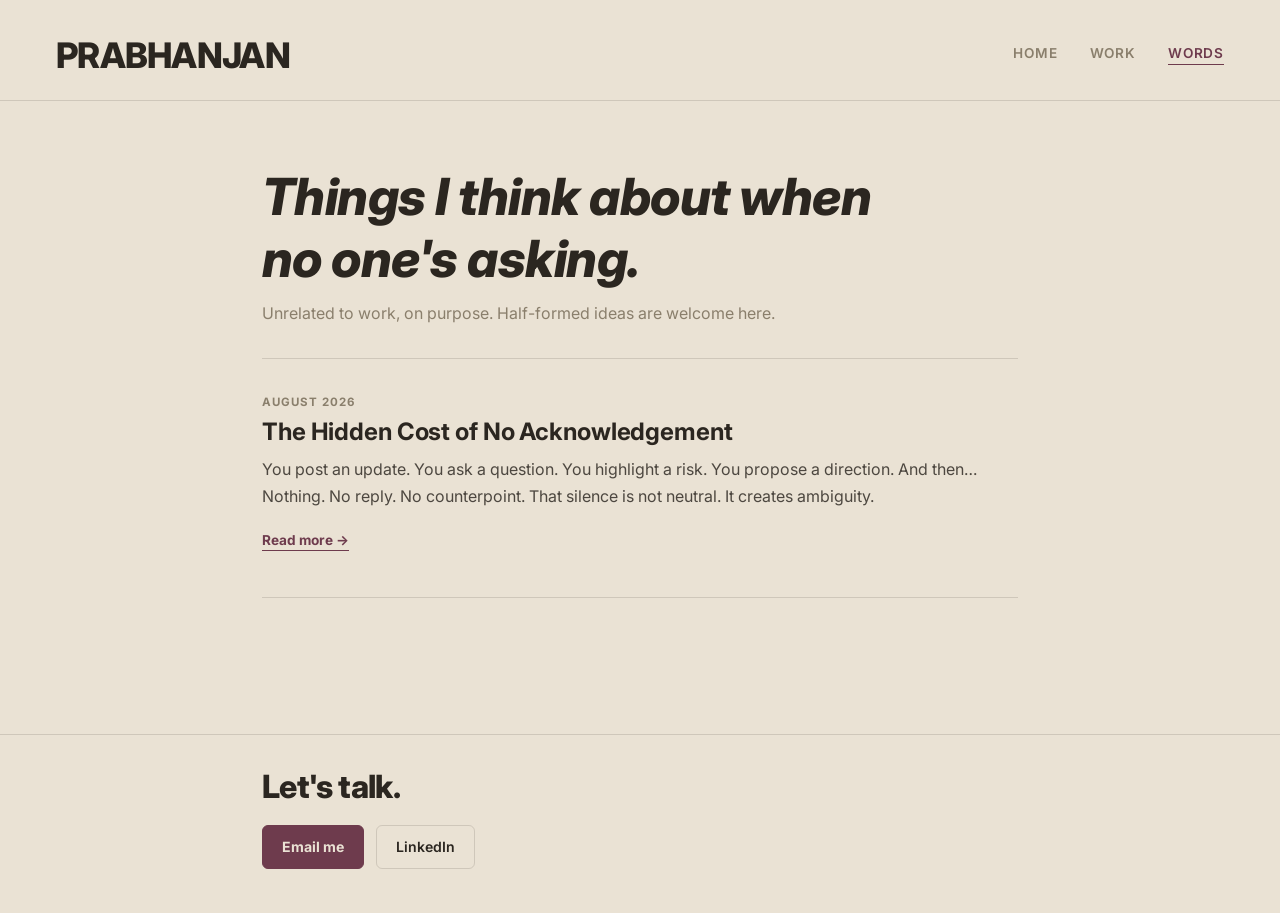
<file: words.html>
<!DOCTYPE html>
<html lang="en">
  <script data-goatcounter="https://prabhanjanshelke.goatcounter.com/count"
        async src="//gc.zgo.at/count.js"></script>
<head>
<meta charset="UTF-8">
<meta name="viewport" content="width=device-width, initial-scale=1.0">
<title>Words &middot; Prabhanjan</title>
  <meta name="description" content="Things I think about when no one's asking. Unrelated to work, on purpose.">
<link rel="canonical" href="https://prabhanjanshelke.com/words.html">
<meta property="og:type" content="website">
<meta property="og:site_name" content="Prabhanjan Shelke">
<meta property="og:title" content="Words · Prabhanjan Shelke">
<meta property="og:description" content="Things I think about when no one's asking. Unrelated to work, on purpose.">
<meta property="og:url" content="https://prabhanjanshelke.com/words.html">
<meta property="og:image" content="https://prabhanjanshelke.com/preview.png">
<meta property="og:image:width" content="1200">
<meta property="og:image:height" content="630">
<meta name="twitter:card" content="summary_large_image">
<meta name="twitter:title" content="Words · Prabhanjan Shelke">
<meta name="twitter:description" content="Things I think about when no one's asking. Unrelated to work, on purpose.">
<meta name="twitter:image" content="https://prabhanjanshelke.com/preview.png">
<link rel="preconnect" href="https://fonts.googleapis.com">
<link rel="preconnect" href="https://fonts.gstatic.com" crossorigin>
<link href="https://fonts.googleapis.com/css2?family=Inter:ital,wght@0,400;0,500;0,600;0,700;0,800;1,500;1,600;1,700;1,800&display=swap" rel="stylesheet">
<style>





:root {
  --brass: #C9A227;
  --plum: #6E3B4D;
  --radius: 3px;
}

body[data-theme="work"], body[data-theme="home"], body[data-theme="detail"] {
  --bg: #12151C;
  --bg-raise: #191D26;
  --fg: #E9E7E0;
  --muted: #8B96A5;
  --accent: var(--brass);
  --line: rgba(232, 230, 224, 0.12);
}

body[data-theme="words"] {
  --bg: #EAE2D4;
  --bg-raise: #E2D9C9;
  --fg: #2B2620;
  --muted: #8A7F6C;
  --accent: var(--plum);
  --line: rgba(43, 38, 32, 0.14);
}

* { box-sizing: border-box; }
html { scroll-behavior: smooth; }
body {
  margin: 0; background: var(--bg); color: var(--fg);
  font-family: 'Inter', sans-serif;
  min-height: 100vh;
}
a { color: var(--accent); }

/* ============ TYPE SCALE (Inter only, weight/size carry hierarchy) ============
   Site title (nav wordmark) ... clamp(1.7rem, 4.5vw, 2.2rem)  / 800  <- most eye-catching, brand mark
   Page H1 (hero headings)   ... clamp(2.3rem, 6.5vw, 3.2rem)  / 800
   Role title (per-section)  ... clamp(2.8rem, 8vw, 4.4rem)    / 800  <- biggest single element on Work page
   Card / post H2             ... 1.5rem                        / 700
   Stat number                ... clamp(2.1rem, 5.5vw, 2.8rem) / 800
   Headline / lede            ... clamp(1.1rem, 2.6vw, 1.3rem) / 500
   Body                        ... 1rem                         / 400
   Small label / eyebrow      ... 0.72rem                       / 700, uppercase, tracked
   Meta / caption              ... 0.78rem                      / 500
   Nav links                   ... 0.75rem                      / 600, uppercase, tracked
================================================================================ */

/* ---------- Top nav ---------- */
.topnav {
  position: sticky; top: 0; z-index: 50;
  display: flex; justify-content: space-between; align-items: center;
  padding: 2.1rem clamp(1.25rem, 5vw, 3.5rem) 1.5rem;
  background: var(--bg);
  border-bottom: 1px solid var(--line);
}
.topnav .wordmark {
  font-family: 'Inter', sans-serif; font-weight: 800;
  font-size: clamp(1.7rem, 4.5vw, 2.2rem);
  letter-spacing: -0.02em; text-decoration: none; color: var(--fg);
}
.topnav .navlinks {
  display: flex; gap: clamp(1rem, 3vw, 2rem);
  font-family: 'Inter', sans-serif; font-weight: 600;
  font-size: 0.85rem; letter-spacing: 0.06em;
}
.topnav .navlinks a {
  text-decoration: none; color: var(--muted); padding-bottom: 3px;
  border-bottom: 1px solid transparent; transition: color 0.2s ease, border-color 0.2s ease;
}
.topnav .navlinks a:hover { color: var(--fg); }
.topnav .navlinks a.current { color: var(--accent); border-bottom-color: var(--accent); }

/* hamburger button - hidden on desktop */
.nav-toggle {
  display: none; flex-direction: column; justify-content: center; align-items: center; gap: 5px;
  width: 44px; height: 44px; padding: 0; margin: 0;
  background: none; border: none; cursor: pointer;
}
.nav-toggle span {
  display: block; width: 24px; height: 2px; background: var(--fg); border-radius: 2px;
  transition: transform 0.25s ease, opacity 0.2s ease;
}
.nav-toggle.open span:nth-child(1) { transform: translateY(7px) rotate(45deg); }
.nav-toggle.open span:nth-child(2) { opacity: 0; }
.nav-toggle.open span:nth-child(3) { transform: translateY(-7px) rotate(-45deg); }

/* --- narrow screens: collapse nav behind the menu icon --- */
@media (max-width: 560px) {
  .topnav { flex-wrap: wrap; padding: 1.5rem clamp(1.1rem, 5vw, 3.5rem) 1.1rem; }
  .topnav .wordmark { font-size: clamp(1.45rem, 7vw, 1.8rem); }
  .nav-toggle { display: flex; }
  .topnav .navlinks {
    display: none; width: 100%; flex-direction: column; gap: 0;
    margin-top: 1.1rem; border-top: 1px solid var(--line); font-size: 0.95rem;
  }
  .topnav .navlinks.open { display: flex; }
  .topnav .navlinks a {
    padding: 0.95rem 0; border-bottom: 1px solid var(--line); border-top: none;
  }
  .topnav .navlinks a.current { color: var(--accent); border-bottom-color: var(--line); }
}

main { max-width: 820px; margin: 0 auto; padding: 0 clamp(1.25rem, 5vw, 2rem); }

/* ---------- Home page ---------- */
.home-hero { padding: clamp(3rem, 10vh, 6rem) 0 0.5rem; }
.home-eyebrow {
  font-family: 'Inter', sans-serif; font-weight: 700; font-size: 0.85rem;
  letter-spacing: 0.1em; color: var(--accent); text-transform: uppercase; margin-bottom: 1.25rem;
}
.home-hero h1 {
  font-family: 'Inter', sans-serif; font-weight: 800;
  font-size: clamp(2.3rem, 6.5vw, 3.2rem); line-height: 1.15; margin: 0 0 1.75rem;
  letter-spacing: -0.01em; max-width: 14ch;
}
.home-hero .bio p {
  font-family: 'Inter', sans-serif; font-weight: 400;
  font-size: 1.05rem; line-height: 1.75; color: var(--fg); opacity: 0.9;
  max-width: 58ch; margin: 0 0 1.25rem;
}

.home-links { display: grid; grid-template-columns: 1fr 1fr; gap: 1rem; margin: 1.5rem 0 4rem; }
@media (max-width: 560px) { .home-links { grid-template-columns: 1fr; } }
.home-link-card {
  display: block; text-decoration: none;
  border: 1px solid var(--line); border-radius: 6px; padding: 1.75rem;
  transition: border-color 0.25s ease, transform 0.25s ease, background 0.25s ease;
}
.home-link-card.work-card { background: rgba(201, 162, 39, 0.07); }
.home-link-card.words-card { background: rgba(110, 59, 79, 0.16); }
.home-link-card:hover { transform: translateY(-3px); }
.home-link-card.work-card:hover { border-color: var(--brass); }
.home-link-card.words-card:hover { border-color: var(--plum); }
.home-link-card .tag {
  font-family: 'Inter', sans-serif; font-weight: 700; font-size: 0.7rem; letter-spacing: 0.09em;
  text-transform: uppercase; display: block; margin-bottom: 0.6rem;
}
.home-link-card.work-card .tag { color: var(--brass); }
.home-link-card.words-card .tag { color: var(--plum); }
.home-link-card h2 {
  font-family: 'Inter', sans-serif; font-weight: 700; font-size: 1.5rem;
  color: var(--fg); margin: 0 0 0.5rem; letter-spacing: -0.005em;
}
.home-link-card p { color: var(--muted); font-size: 0.92rem; line-height: 1.5; margin: 0; font-weight: 400; }

/* ---------- Work page ---------- */
.work-intro { padding: clamp(2.5rem, 8vh, 4rem) 0 1.5rem; max-width: 640px; }
.work-intro h1 {
  font-family: 'Inter', sans-serif; font-weight: 800;
  font-size: clamp(2.3rem, 6.5vw, 3.2rem); margin: 0 0 0.75rem; letter-spacing: -0.01em;
}
.work-intro p { color: var(--muted); font-size: 1rem; line-height: 1.6; margin: 0; font-weight: 400; }

.role-scroll { display: flex; flex-direction: column; gap: 1.75rem; padding: 0.5rem 0 3rem; }

.role-section {}

.role-card {
  background: var(--bg-raise);
  border: 1px solid var(--line);
  border-radius: 10px;
  padding: clamp(1.75rem, 5vw, 3rem);
}

.role-top { display: flex; align-items: center; gap: 1.5rem; margin-bottom: 1.5rem; }
.role-icon { width: clamp(60px, 10vw, 84px); height: clamp(60px, 10vw, 84px); flex-shrink: 0; opacity: 0.9; }
.role-icon svg { width: 100%; height: 100%; }

.role-heading .role-num {
  font-family: 'Inter', sans-serif; font-weight: 700; font-size: 0.78rem; color: var(--brass);
  letter-spacing: 0.1em; margin-bottom: 0.5rem; display: block;
}
.role-heading h2 {
  font-family: 'Inter', sans-serif; font-weight: 800;
  font-size: clamp(2.1rem, 6.5vw, 3.6rem); line-height: 1.08; margin: 0 0 0.7rem;
  letter-spacing: -0.02em;
}
.role-meta {
  font-family: 'Inter', sans-serif; font-weight: 500; font-size: 0.8rem; color: var(--muted);
}

.role-headline {
  font-family: 'Inter', sans-serif; font-weight: 500;
  font-size: clamp(1.1rem, 2.6vw, 1.3rem); color: var(--fg); opacity: 0.92;
  max-width: 48ch; margin: 0 0 2rem; line-height: 1.5;
}

.role-block { margin-bottom: 1.5rem; }
.role-block-label {
  font-family: 'Inter', sans-serif; font-weight: 700; font-size: 0.72rem; letter-spacing: 0.09em;
  text-transform: uppercase; color: var(--muted); margin-bottom: 0.6rem; display: block;
}
.role-block p {
  font-family: 'Inter', sans-serif; font-weight: 400; font-size: 1rem; line-height: 1.6;
  color: var(--fg); opacity: 0.88; margin: 0; max-width: 62ch;
}
.role-block ul { margin: 0; padding-left: 1.1rem; max-width: 62ch; }
.role-block ul li {
  font-family: 'Inter', sans-serif; font-weight: 400; font-size: 1rem; line-height: 1.6;
  color: var(--fg); opacity: 0.88; margin-bottom: 0.5rem;
}

.role-stats { display: flex; flex-wrap: wrap; gap: clamp(1.5rem, 4vw, 2.5rem); margin: 0.5rem 0 2rem; }
.role-stat {
  display: flex; flex-direction: column; gap: 0.35rem;
  padding-right: clamp(1.5rem, 4vw, 2.5rem);
  border-right: 1px solid var(--line);
}
.role-stat:last-child { border-right: none; padding-right: 0; }
.role-stat .num {
  font-family: 'Inter', sans-serif; font-weight: 800;
  font-size: clamp(2.1rem, 5.5vw, 2.8rem); line-height: 1; color: var(--brass);
  letter-spacing: -0.02em;
}
.role-stat .label {
  font-family: 'Inter', sans-serif; font-weight: 600; font-size: 0.68rem; letter-spacing: 0.04em;
  text-transform: uppercase; color: var(--muted); max-width: 16ch; line-height: 1.4;
}

.role-details-link {
  display: inline-flex; align-items: center; gap: 0.4rem;
  font-family: 'Inter', sans-serif; font-weight: 700; font-size: 0.85rem; letter-spacing: 0.02em;
  color: var(--brass); width: fit-content;
  text-decoration: underline; text-underline-offset: 5px; text-decoration-thickness: 1px;
  padding: 0.95rem 0 0.85rem;
}
.role-details-link:hover { opacity: 0.8; }

/* ---------- Words page ---------- */
.words-intro { padding: clamp(2.5rem, 8vh, 4rem) 0 2rem; max-width: 640px; }
.words-intro h1 {
  font-family: 'Inter', sans-serif; font-weight: 800; font-style: italic;
  font-size: clamp(2.3rem, 6.5vw, 3.2rem); margin: 0 0 0.75rem; letter-spacing: -0.01em;
}
.words-intro p { color: var(--muted); font-size: 1rem; line-height: 1.6; margin: 0; font-weight: 400; }

.posts { display: flex; flex-direction: column; padding-bottom: 4rem; }
.post { border-top: 1px solid var(--line); padding: 2.25rem 0; }
.post:last-child { border-bottom: 1px solid var(--line); }
.post-date {
  font-family: 'Inter', sans-serif; font-weight: 700; font-size: 0.72rem; letter-spacing: 0.09em;
  color: var(--muted); margin-bottom: 0.5rem; text-transform: uppercase;
}
.post h2 {
  font-family: 'Inter', sans-serif; font-weight: 700; font-size: 1.5rem; margin: 0 0 0.6rem;
  letter-spacing: -0.005em;
}
.post p { color: var(--fg); opacity: 0.82; line-height: 1.7; margin: 0; font-size: 1rem; font-weight: 400; }
.post-link {
  display: inline-block; margin-top: 0.4rem;
  font-family: 'Inter', sans-serif; font-weight: 700; font-size: 0.85rem;
  text-decoration: underline; text-underline-offset: 5px; text-decoration-thickness: 1px;
  padding: 0.95rem 0 0.85rem;
}

/* ---------- Role detail (few-slide viewer) ---------- */
body[data-theme="detail"] { overflow: hidden; height: 100vh; height: 100dvh; }
.detail-topbar {
  position: fixed; top: 0; left: 0; right: 0; z-index: 20;
  display: flex; justify-content: space-between; align-items: center;
  padding: 1.25rem clamp(1rem, 4vw, 2rem);
  background: linear-gradient(var(--bg), transparent);
}
.detail-back {
  font-family: 'Inter', sans-serif; font-weight: 600; font-size: 0.85rem; color: var(--muted);
  text-decoration: none; letter-spacing: 0.03em;
  display: inline-flex; align-items: center; min-height: 44px; padding-right: 0.75rem;
}
.detail-back:hover { color: var(--fg); }
.detail-progress { font-family: 'Inter', sans-serif; font-weight: 600; font-size: 0.72rem; color: var(--muted); letter-spacing: 0.05em; }

.detail-track { height: 100vh; height: 100dvh; position: relative; }
.detail-slide {
  position: absolute; inset: 0; display: none; flex-direction: column;
  overflow-y: auto; -webkit-overflow-scrolling: touch;
  padding: clamp(5rem, 12vh, 7rem) clamp(3.5rem, 11vw, 4rem) clamp(4.5rem, 10vh, 6rem);
}
.detail-slide.showing { display: flex; animation: dfade 0.4s ease; }
@keyframes dfade { from { opacity:0; transform:translateY(8px);} to {opacity:1; transform:translateY(0);} }
.detail-slide-inner { max-width: 640px; width: 100%; margin: auto; }

.detail-cover .role-icon { width: clamp(84px,16vw,120px); height: clamp(84px,16vw,120px); margin: 0 auto 1.75rem; }
.detail-cover { text-align: center; }
.detail-cover .role-num { font-family:'Inter',sans-serif; font-weight:700; font-size:0.8rem; color:var(--brass); letter-spacing:0.12em; }
.detail-cover h1 {
  font-family:'Inter',sans-serif; font-weight:800; font-size: clamp(2rem,7vw,3.4rem);
  line-height: 1.1; margin: 0.6rem 0 0.85rem; letter-spacing: -0.015em;
}
.detail-cover .role-meta { justify-content:center; }
.detail-cover .role-headline { margin: 1.25rem auto 0; }

.detail-content .role-block-label { font-size: 0.78rem; }
.detail-content ul { padding-left: 1.2rem; }
.detail-content ul li {
  font-family:'Inter',sans-serif; font-weight: 400; font-size: clamp(1.05rem,2.6vw,1.25rem);
  line-height:1.6; margin-bottom:0.85rem; color: var(--fg); opacity:0.9;
}
.detail-content .role-metrics { margin-top: 1.5rem; }

.detail-end { text-align: center; }
.detail-end h2 {
  font-family:'Inter',sans-serif; font-weight:700; font-style: italic;
  font-size: clamp(1.5rem,4vw,2.1rem); color: var(--muted); margin: 0 0 2rem;
}
.detail-end-actions { display:flex; gap:0.75rem; flex-wrap:wrap; justify-content:center; }

.detail-nav-zone { position:absolute; top:0; bottom:0; width:15%; cursor:pointer; z-index:5; }
.detail-nav-zone.left{left:0;} .detail-nav-zone.right{right:0;}
.detail-nav-arrow {
  position:absolute; top:50%; transform:translateY(-50%);
  width:36px; height:36px; border-radius:50%; border:1px solid var(--line); background:var(--bg-raise);
  color:var(--muted); display:flex; align-items:center; justify-content:center; font-size:1rem; z-index:6; cursor:pointer;
}
.detail-nav-arrow:hover{border-color:var(--brass); color:var(--brass);}
.detail-nav-arrow.prev{left:clamp(0.5rem,2vw,1.5rem);} .detail-nav-arrow.next{right:clamp(0.5rem,2vw,1.5rem);}
.detail-nav-arrow.hidden-arrow{opacity:0; pointer-events:none;}

.detail-dots { position:absolute; bottom:1.5rem; left:0; right:0; display:flex; justify-content:center; gap:0.4rem; z-index:6; }
.detail-dots .dot { width:6px; height:6px; border-radius:50%; background:var(--line); }
.detail-dots .dot.on { background:var(--brass); transform:scale(1.3); }

.role-metrics { display: flex; flex-wrap: wrap; gap: 0.6rem; list-style: none; padding: 0; margin: 0; }
.role-metrics li {
  font-size: 0.82rem; color: var(--muted); font-family: 'Inter', sans-serif; font-weight: 400;
  border: 1px solid var(--line); border-radius: 3px; padding: 0.3rem 0.65rem;
}
.role-metrics .metric { color: var(--brass); font-weight: 700; margin-right: 0.35rem; }

.end-btn {
  all: unset; cursor: pointer;
  font-family: 'Inter', sans-serif; font-weight: 600; font-size: 0.78rem;
  letter-spacing: 0.03em; padding: 0.75rem 1.25rem;
  border: 1px solid var(--line); border-radius: 3px; color: var(--fg);
}
.end-btn:hover { border-color: var(--brass); }
.end-btn.primary { border-color: var(--brass); color: var(--brass); }

@media (prefers-reduced-motion: reduce) { * { animation: none !important; transition: none !important; } }






/* ---------- Site footer ---------- */
.sitefoot { margin-top: clamp(3rem, 8vh, 4.5rem); border-top: 1px solid var(--line); }
.foot-inner {
  max-width: 820px; margin: 0 auto;
  padding: 2rem clamp(1.25rem, 5vw, 2rem) 2.75rem;
}
.foot-cta {
  font-family: 'Inter', sans-serif; font-weight: 800;
  font-size: clamp(1.5rem, 4.5vw, 2rem); letter-spacing: -0.02em;
  margin: 0 0 1.15rem; color: var(--fg);
}
.foot-actions { display: flex; gap: 0.7rem; flex-wrap: wrap; }
.foot-btn {
  display: inline-flex; align-items: center; justify-content: center;
  min-height: 44px; padding: 0 1.2rem;
  border: 1px solid var(--line); border-radius: 6px;
  font-family: 'Inter', sans-serif; font-weight: 600; font-size: 0.88rem;
  color: var(--fg); text-decoration: none;
  transition: border-color 0.2s ease, opacity 0.2s ease;
}
.foot-btn:hover { border-color: var(--accent); }
.foot-btn.primary {
  background: var(--accent); border-color: var(--accent);
  color: var(--bg); font-weight: 700;
}
.foot-btn.primary:hover { opacity: 0.88; border-color: var(--accent); }

</style>
</head>
<body data-theme="words">

<nav class="topnav">
  <a href="index.html" class="wordmark">PRABHANJAN</a>
  <button class="nav-toggle" id="nav-toggle" aria-label="Open menu" aria-expanded="false" aria-controls="navlinks">
    <span></span><span></span><span></span>
  </button>
  <div class="navlinks" id="navlinks">
    <a href="index.html">HOME</a>
    <a href="work.html">WORK</a>
    <a href="words.html" class="current">WORDS</a>
  </div>
</nav>

<main>
  <div class="words-intro">
    <h1>Things I think about when no one's asking.</h1>
    <p>Unrelated to work, on purpose. Half-formed ideas are welcome here.</p>
  </div>

  <div class="posts">
    <article class="post">
      <div class="post-date">August 2026</div>
      <h2>The Hidden Cost of No Acknowledgement</h2>
      <p>You post an update. You ask a question. You highlight a risk. You propose a direction. And then&hellip; Nothing. No reply. No counterpoint. That silence is not neutral. It creates ambiguity.</p>
      <a class="post-link" href="the-hidden-cost-of-no-acknowledgement.html">Read more &rarr;</a>
    </article>
  </div>
</main>

<footer class="sitefoot">
  <div class="foot-inner">
    <h3 class="foot-cta">Let's talk.</h3>
    <div class="foot-actions">
      <a class="foot-btn primary" href="mailto:prabhanjanshelke@gmail.com">Email me</a>
      <a class="foot-btn" href="https://www.linkedin.com/in/shelkeprabhanjan/" target="_blank" rel="noopener noreferrer">LinkedIn</a>
    </div>
  </div>
</footer>


<script>
  (function () {
    var btn = document.getElementById('nav-toggle');
    var menu = document.getElementById('navlinks');
    if (!btn || !menu) return;
    btn.addEventListener('click', function () {
      var open = menu.classList.toggle('open');
      btn.classList.toggle('open', open);
      btn.setAttribute('aria-expanded', open ? 'true' : 'false');
      btn.setAttribute('aria-label', open ? 'Close menu' : 'Open menu');
    });
  })();
</script>
</body>
</html>
</file>
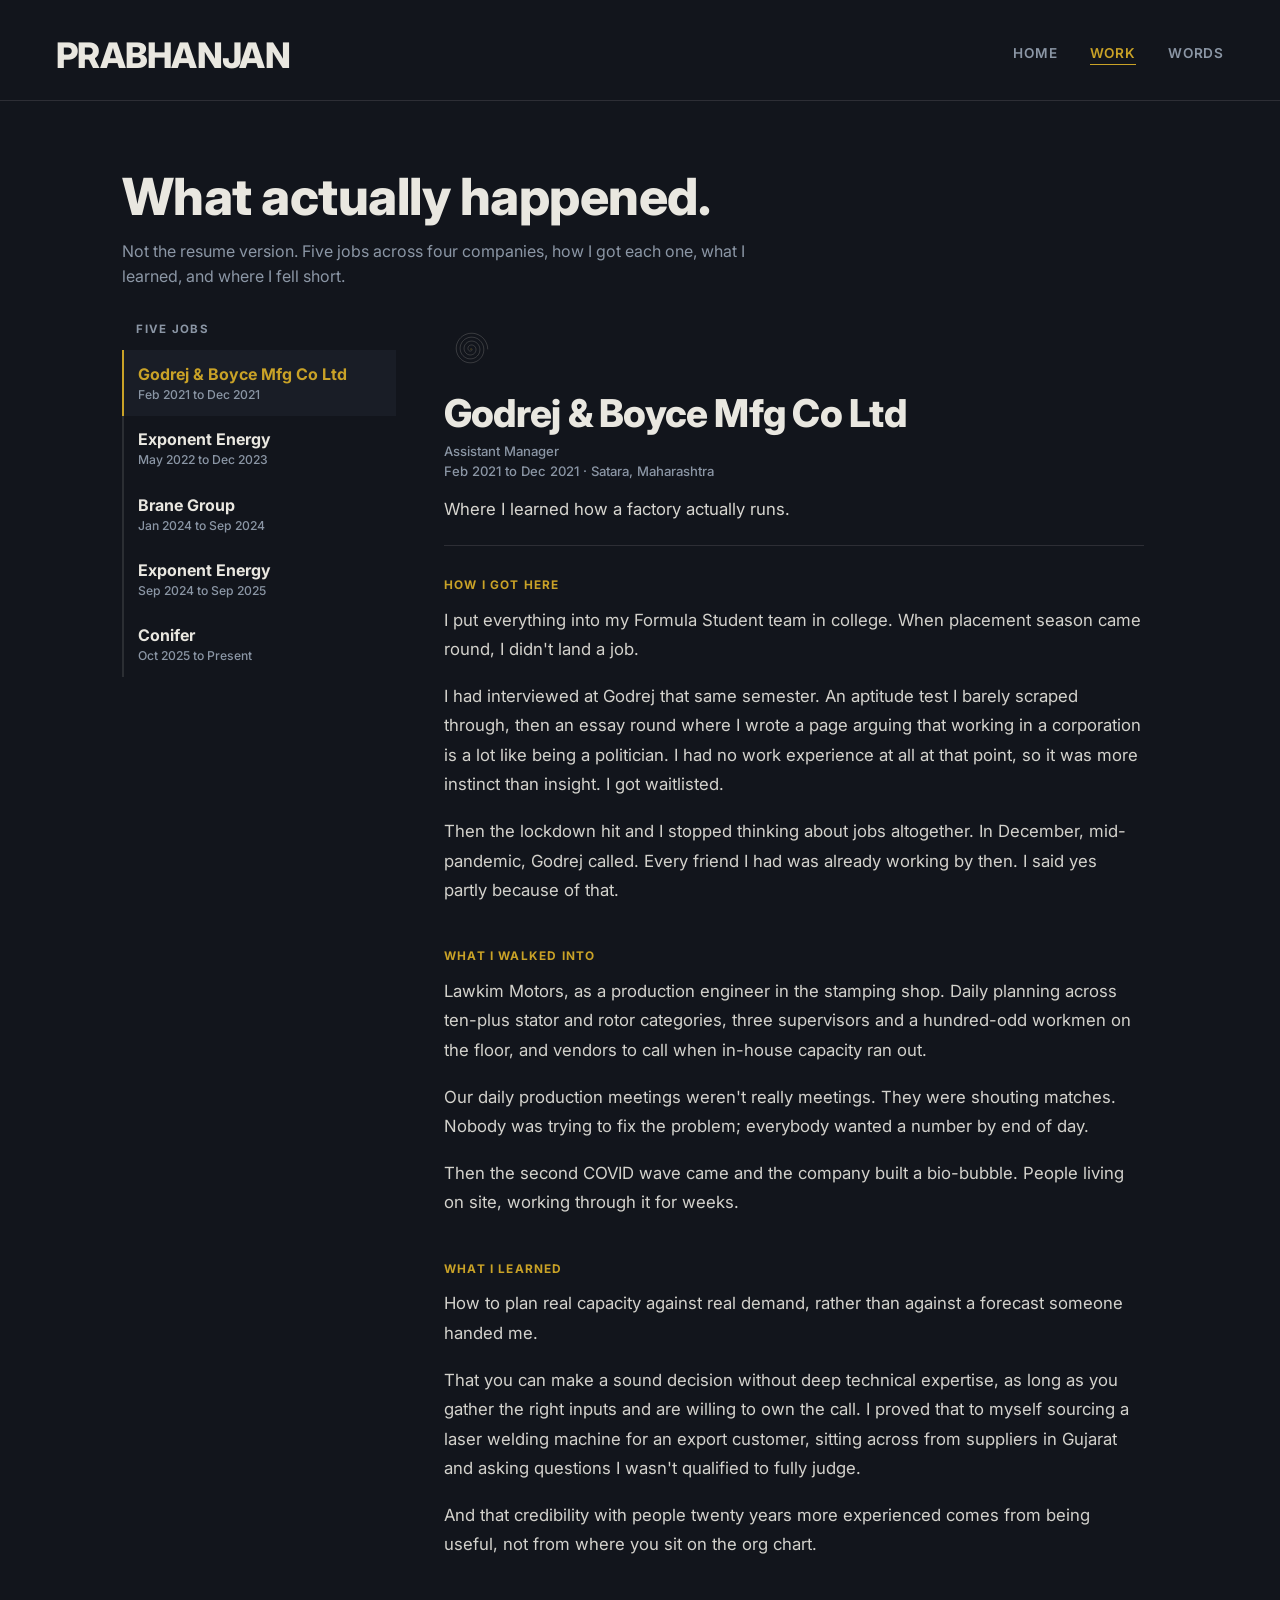
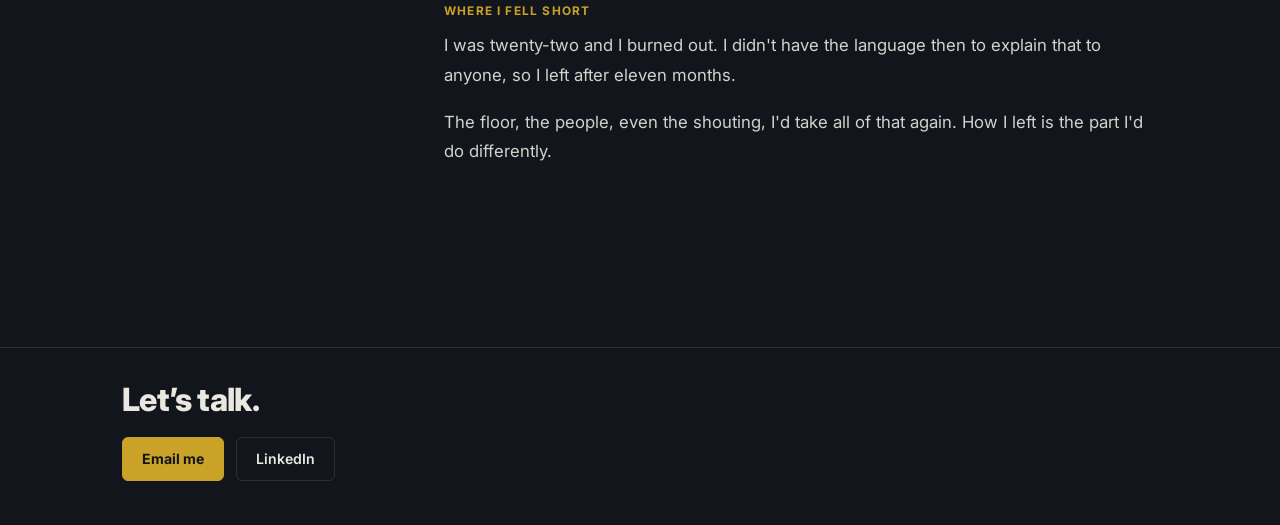
<file: work.html>
<!DOCTYPE html>
<html lang="en">
<head>
<meta charset="UTF-8">
<meta name="viewport" content="width=device-width, initial-scale=1.0">
<title>Work &middot; Prabhanjan Shelke</title>
<meta name="description" content="Five jobs across four companies. How I got each one, what I learned, and where I fell short.">
<link rel="canonical" href="https://prabhanjanshelke.com/work.html">
<meta property="og:type" content="website">
<meta property="og:site_name" content="Prabhanjan Shelke">
<meta property="og:title" content="Work &middot; Prabhanjan Shelke">
<meta property="og:description" content="Five jobs across four companies. How I got each one, what I learned, and where I fell short.">
<meta property="og:url" content="https://prabhanjanshelke.com/work.html">
<meta property="og:image" content="https://prabhanjanshelke.com/preview.png">
<meta property="og:image:width" content="1200">
<meta property="og:image:height" content="630">
<meta name="twitter:card" content="summary_large_image">
<meta name="twitter:title" content="Work &middot; Prabhanjan Shelke">
<meta name="twitter:description" content="Five jobs across four companies. How I got each one, what I learned, and where I fell short.">
<meta name="twitter:image" content="https://prabhanjanshelke.com/preview.png">
<link rel="preconnect" href="https://fonts.googleapis.com">
<link rel="preconnect" href="https://fonts.gstatic.com" crossorigin>
<link href="https://fonts.googleapis.com/css2?family=Inter:ital,wght@0,400;0,500;0,600;0,700;0,800&display=swap" rel="stylesheet">
<style>


:root{--brass:#C9A227;--plum:#6E3B4D}
body[data-theme="work"],body[data-theme="home"],body[data-theme="detail"]{
  --bg:#12151C;--bg-raise:#191D26;--fg:#E9E7E0;--muted:#8B96A5;--accent:var(--brass);--line:rgba(232,230,224,.12)}
body[data-theme="words"]{--bg:#EAE2D4;--bg-raise:#E2D9C9;--fg:#2B2620;--muted:#8A7F6C;--accent:var(--plum);--line:rgba(43,38,32,.14)}
*{box-sizing:border-box}
html{scroll-behavior:smooth}
body{margin:0;background:var(--bg);color:var(--fg);font-family:'Inter',sans-serif;min-height:100vh}
a{color:var(--accent)}
.topnav{position:sticky;top:0;z-index:50;display:flex;justify-content:space-between;align-items:center;
  padding:2.1rem clamp(1.25rem,5vw,3.5rem) 1.5rem;background:var(--bg);border-bottom:1px solid var(--line)}
.topnav .wordmark{font-weight:800;font-size:clamp(1.7rem,4.5vw,2.2rem);letter-spacing:-.02em;text-decoration:none;color:var(--fg)}
.topnav .navlinks{display:flex;gap:clamp(1rem,3vw,2rem);font-weight:600;font-size:.85rem;letter-spacing:.06em}
.topnav .navlinks a{text-decoration:none;color:var(--muted);padding-bottom:3px;border-bottom:1px solid transparent}
.topnav .navlinks a:hover{color:var(--fg)}
.topnav .navlinks a.current{color:var(--accent);border-bottom-color:var(--accent)}
.nav-toggle{display:none;flex-direction:column;justify-content:center;align-items:center;gap:5px;width:44px;height:44px;padding:0;background:none;border:none;cursor:pointer}
.nav-toggle span{display:block;width:24px;height:2px;background:var(--fg);border-radius:2px;transition:transform .25s ease,opacity .2s ease}
.nav-toggle.open span:nth-child(1){transform:translateY(7px) rotate(45deg)}
.nav-toggle.open span:nth-child(2){opacity:0}
.nav-toggle.open span:nth-child(3){transform:translateY(-7px) rotate(-45deg)}
@media(max-width:560px){
 .topnav{flex-wrap:wrap;padding:1.5rem clamp(1.1rem,5vw,3.5rem) 1.1rem}
 .topnav .wordmark{font-size:clamp(1.45rem,7vw,1.8rem)}
 .nav-toggle{display:flex}
 .topnav .navlinks{display:none;width:100%;flex-direction:column;gap:0;margin-top:1.1rem;border-top:1px solid var(--line);font-size:.95rem}
 .topnav .navlinks.open{display:flex}
 .topnav .navlinks a{padding:.95rem 0;border-bottom:1px solid var(--line)}
 .topnav .navlinks a.current{color:var(--accent);border-bottom-color:var(--line)}
}
main{max-width:1100px;margin:0 auto;padding:0 clamp(1.25rem,5vw,2rem)}

/* work index */
.work-intro{padding:clamp(2.5rem,8vh,4rem) 0 1.5rem;max-width:640px}
.work-intro h1{font-weight:800;font-size:clamp(2.3rem,6.5vw,3.2rem);margin:0 0 .75rem;letter-spacing:-.01em}
.work-intro p{color:var(--muted);font-size:1rem;line-height:1.6;margin:0}
.rolelist{display:flex;flex-direction:column;gap:1.25rem;padding:.5rem 0 3rem}
.rolecard{display:flex;gap:1.5rem;align-items:center;text-decoration:none;color:inherit;
  background:var(--bg-raise);border:1px solid var(--line);border-radius:10px;
  padding:clamp(1.5rem,4vw,2.25rem);transition:border-color .2s ease,transform .2s ease}
.rolecard:hover{border-color:var(--accent);transform:translateY(-2px)}
.rolecard .ico{width:clamp(52px,8vw,68px);height:clamp(52px,8vw,68px);flex-shrink:0;opacity:.85}
.rolecard .ico svg{width:100%;height:100%}
.rolecard .num{font-weight:700;font-size:.78rem;letter-spacing:.1em;color:var(--accent);display:block;margin-bottom:.4rem}
.rolecard h2{font-weight:800;font-size:clamp(1.5rem,3.6vw,2rem);line-height:1.1;margin:0 0 .45rem;letter-spacing:-.02em}
.rolecard .meta{font-size:.8rem;font-weight:500;color:var(--muted);margin-bottom:.7rem}
.rolecard .sum{font-size:1rem;line-height:1.6;opacity:.9;margin:0;max-width:52ch}
@media(max-width:560px){.rolecard{flex-direction:column;align-items:flex-start;gap:1rem}}

/* split detail */
.back{display:inline-flex;align-items:center;min-height:44px;font-size:.82rem;font-weight:600;color:var(--muted);text-decoration:none;margin-top:1.25rem}
.back:hover{color:var(--accent)}
.split{display:flex;gap:clamp(2rem,5vw,4.5rem);align-items:flex-start;padding:1rem 0 5rem}
.left{flex:0 0 300px;position:sticky;top:120px}
.left .ico{width:60px;height:60px;opacity:.85;margin-bottom:1rem}
.left .ico svg{width:100%;height:100%}
.left .num{font-size:.78rem;font-weight:700;letter-spacing:.1em;color:var(--accent);display:block;margin-bottom:.5rem}
.left h1{font-size:clamp(1.9rem,3.4vw,2.5rem);font-weight:800;line-height:1.08;letter-spacing:-.02em;margin:0 0 .7rem}
.left .meta{font-size:.82rem;font-weight:500;color:var(--muted);line-height:1.5;margin-bottom:1.1rem}
.left .sum{font-size:1rem;line-height:1.6;opacity:.9;padding-top:1.1rem;border-top:1px solid var(--line)}
.right{flex:1;min-width:0;max-width:62ch}
.beat{margin-bottom:2.75rem}
.beat .h{font-size:.74rem;font-weight:700;letter-spacing:.1em;text-transform:uppercase;color:var(--accent);display:block;margin-bottom:.85rem}
.beat p{font-size:1.05rem;line-height:1.75;opacity:.9;margin:0 0 1.1rem}
.beat p:last-child{margin-bottom:0}
.rolenav{display:flex;justify-content:space-between;gap:1rem;flex-wrap:wrap;border-top:1px solid var(--line);padding-top:1.5rem;margin-top:1rem}
.rolenav a{display:inline-flex;align-items:center;min-height:44px;font-size:.85rem;font-weight:600;color:var(--muted);text-decoration:none}
.rolenav a:hover{color:var(--accent)}
@media(max-width:820px){.split{flex-direction:column;gap:1.75rem}.left{position:static;flex:1 1 auto;width:100%}.right{max-width:none}}

/* footer */
.sitefoot{margin-top:clamp(3rem,8vh,4.5rem);border-top:1px solid var(--line)}
.foot-inner{max-width:1100px;margin:0 auto;padding:2rem clamp(1.25rem,5vw,2rem) 2.75rem}
.foot-cta{font-weight:800;font-size:clamp(1.5rem,4.5vw,2rem);letter-spacing:-.02em;margin:0 0 1.15rem;color:var(--fg)}
.foot-actions{display:flex;gap:.7rem;flex-wrap:wrap}
.foot-btn{display:inline-flex;align-items:center;justify-content:center;min-height:44px;padding:0 1.2rem;
  border:1px solid var(--line);border-radius:6px;font-weight:600;font-size:.88rem;color:var(--fg);text-decoration:none}
.foot-btn:hover{border-color:var(--accent)}
.foot-btn.primary{background:var(--accent);border-color:var(--accent);color:var(--bg);font-weight:700}
@media(prefers-reduced-motion:reduce){*{animation:none!important;transition:none!important}}


/* ---- home ---- */
.home-hero{padding:clamp(3rem,10vh,5.5rem) 0 0.5rem;max-width:760px}
.home-eyebrow{font-weight:700;font-size:.8rem;letter-spacing:.11em;color:var(--accent);
  text-transform:uppercase;margin-bottom:1.1rem}
.home-hero h1{font-weight:800;font-size:clamp(2.1rem,6vw,3.1rem);line-height:1.12;
  margin:0 0 1.9rem;letter-spacing:-.02em;max-width:19ch}
.home-hero .bio p{font-size:1.06rem;line-height:1.78;opacity:.9;max-width:60ch;margin:0 0 1.3rem}
.home-hero .bio p.last{opacity:.75;font-size:1rem;padding-top:.4rem}
.home-links{display:grid;grid-template-columns:1fr 1fr;gap:1rem;margin:2.5rem 0 1rem}
@media(max-width:560px){.home-links{grid-template-columns:1fr}}
.home-link-card{display:block;text-decoration:none;border:1px solid var(--line);
  border-radius:8px;padding:1.75rem;transition:border-color .25s ease,transform .25s ease}
.home-link-card:hover{transform:translateY(-3px)}
.home-link-card.work-card{background:rgba(201,162,39,.07)}
.home-link-card.work-card:hover{border-color:var(--brass)}
.home-link-card.words-card{background:rgba(110,59,79,.16)}
.home-link-card.words-card:hover{border-color:var(--plum)}
.home-link-card .tag{font-weight:700;font-size:.7rem;letter-spacing:.1em;text-transform:uppercase;
  display:block;margin-bottom:.6rem}
.home-link-card.work-card .tag{color:var(--brass)}
.home-link-card.words-card .tag{color:var(--plum)}
.home-link-card h2{font-weight:700;font-size:1.4rem;color:var(--fg);margin:0 0 .5rem;letter-spacing:-.005em}
.home-link-card p{color:var(--muted);font-size:.93rem;line-height:1.55;margin:0}


/* ---- desktop: locked rail + detail ---- */
.wd{display:flex;gap:3rem;align-items:flex-start;padding:.5rem 0 4rem}
.rail{flex:0 0 274px;position:sticky;top:112px}
.rail .railhead{font-size:.72rem;font-weight:700;letter-spacing:.11em;text-transform:uppercase;color:var(--muted);margin-bottom:.9rem;padding-left:.9rem}
.railitem{display:block;width:100%;text-align:left;cursor:pointer;background:none;border:none;border-left:2px solid var(--line);padding:.85rem .9rem;color:inherit;font-family:inherit;transition:border-color .2s ease,background .2s ease}
.railitem:hover{background:var(--bg-raise)}
.railitem .rc{display:block;font-weight:700;font-size:1rem;line-height:1.25;margin-bottom:.2rem}
.railitem .rd{display:block;font-size:.76rem;color:var(--muted);font-weight:500}
.railitem.on{border-left-color:var(--accent);background:var(--bg-raise)}
.railitem.on .rc{color:var(--accent)}
.detail{flex:1;min-width:0;max-width:70ch}
.dhead{padding-bottom:1.4rem;margin-bottom:2rem;border-bottom:1px solid var(--line)}
.dico{width:54px;height:54px;opacity:.85;margin-bottom:1rem}
.dico svg{width:100%;height:100%}
.dhead h2{font-weight:800;font-size:clamp(1.7rem,3.6vw,2.4rem);line-height:1.1;letter-spacing:-.02em;margin:0 0 .5rem}
.dmeta{font-size:.82rem;font-weight:500;color:var(--muted);line-height:1.5;margin-bottom:.9rem}
.dsum{font-size:1.05rem;line-height:1.6;opacity:.92;margin:0}

/* ---- mobile: sticky chips + story ---- */
.mob{display:none}
@media(max-width:860px){ .wd{display:none} .mob{display:block} }
.chipbar{position:sticky;top:76px;z-index:40;background:var(--bg);border-bottom:1px solid var(--line);
  margin:0 -1.25rem;padding:.7rem 1.25rem;display:flex;gap:.5rem;overflow-x:auto;
  -webkit-overflow-scrolling:touch;scrollbar-width:none}
.chipbar::-webkit-scrollbar{display:none}
.chip{flex:0 0 auto;background:none;border:1px solid var(--line);border-radius:999px;color:var(--muted);
  font-family:inherit;font-weight:600;font-size:.85rem;padding:.6rem 1rem;min-height:44px;cursor:pointer;white-space:nowrap}
.chip.on{border-color:var(--accent);color:var(--accent);background:var(--bg-raise)}
.mobbody{padding:1.6rem 0 3rem}
.mobbody .dhead{padding-bottom:1.2rem;margin-bottom:1.75rem}
.mobbody h2{font-size:1.65rem}
@media(max-width:560px){ .chipbar{top:64px} }

</style>
</head>
<body data-theme="work">

<nav class="topnav">
  <a href="index.html" class="wordmark">PRABHANJAN</a>
  <button class="nav-toggle" id="nav-toggle" aria-label="Open menu" aria-expanded="false" aria-controls="navlinks">
    <span></span><span></span><span></span>
  </button>
  <div class="navlinks" id="navlinks">
    <a href="index.html">HOME</a>
    <a href="work.html" class="current">WORK</a>
    <a href="words.html">WORDS</a>
  </div>
</nav>

<main>
  <div class="work-intro">
    <h1>What actually happened.</h1>
    <p>Not the resume version. Five jobs across four companies, how I got each one, what I learned, and where I fell short.</p>
  </div>

  <div class="wd">
    <div class="rail">
      <div class="railhead">Five jobs</div>
      <div id="rail"></div>
    </div>
    <div class="detail" id="detail"></div>
  </div>

  <div class="mob" id="mob"></div>
</main>

<footer class="sitefoot"><div class="foot-inner">
<h3 class="foot-cta">Let&rsquo;s talk.</h3><div class="foot-actions">
<a class="foot-btn primary" href="mailto:prabhanjanshelke@gmail.com">Email me</a>
<a class="foot-btn" href="https://www.linkedin.com/in/shelkeprabhanjan/" target="_blank" rel="noopener noreferrer">LinkedIn</a>
</div></div></footer>

<script>
var ROLES = [{"n": "I", "company": "Godrej &amp; Boyce Mfg Co Ltd", "short": "Godrej", "role": "Assistant Manager", "dates": "Feb 2021 to Dec 2021", "loc": "Satara, Maharashtra", "summary": "Where I learned how a factory actually runs.", "icon": "<path d=\"M 340.0,210.0 L 339.3,201.0 L 338.1,192.0 L 336.2,183.2 L 333.7,174.5 L 330.6,166.1 L 326.9,158.0 L 322.7,150.1 L 317.9,142.5 L 312.7,135.4 L 307.0,128.6 L 300.8,122.3 L 294.3,116.4 L 287.3,111.0 L 280.0,106.2 L 272.5,101.8 L 264.6,98.0 L 256.5,94.8 L 248.3,92.2 L 239.9,90.1 L 231.4,88.6 L 222.8,87.8 L 214.3,87.5 L 205.7,87.9 L 197.3,88.8 L 188.9,90.3 L 180.7,92.4 L 172.7,95.1 L 164.9,98.3 L 157.3,102.0 L 150.1,106.2 L 143.2,110.9 L 136.6,116.1 L 130.5,121.7 L 124.8,127.7 L 119.5,134.1 L 114.7,140.8 L 110.4,147.8 L 106.6,155.0 L 103.3,162.5 L 100.6,170.2 L 98.4,178.0 L 96.8,185.9 L 95.7,193.9 L 95.2,202.0 L 95.2,210.0 L 95.9,218.0 L 97.0,225.9 L 98.8,233.6 L 101.0,241.3 L 103.8,248.7 L 107.0,255.8 L 110.8,262.8 L 115.0,269.4 L 119.6,275.7 L 124.7,281.6 L 130.1,287.1 L 135.9,292.3 L 142.1,297.0 L 148.5,301.2 L 155.2,305.0 L 162.1,308.3 L 169.2,311.1 L 176.4,313.3 L 183.8,315.1 L 191.3,316.3 L 198.7,317.0 L 206.3,317.2 L 213.7,316.9 L 221.1,316.0 L 228.5,314.7 L 235.6,312.8 L 242.6,310.4 L 249.4,307.6 L 256.0,304.3 L 262.3,300.6 L 268.3,296.4 L 274.0,291.9 L 279.3,287.0 L 284.3,281.7 L 288.8,276.1 L 293.0,270.3 L 296.7,264.2 L 299.9,257.8 L 302.8,251.3 L 305.1,244.6 L 306.9,237.8 L 308.3,230.9 L 309.2,223.9 L 309.6,217.0 L 309.5,210.0 L 308.9,203.1 L 307.9,196.2 L 306.3,189.5 L 304.3,182.9 L 301.9,176.5 L 299.0,170.4 L 295.8,164.4 L 292.1,158.7 L 288.0,153.3 L 283.6,148.2 L 278.9,143.5 L 273.9,139.1 L 268.5,135.1 L 263.0,131.4 L 257.2,128.2 L 251.2,125.4 L 245.1,123.1 L 238.9,121.2 L 232.5,119.7 L 226.1,118.7 L 219.7,118.1 L 213.2,118.0 L 206.8,118.4 L 200.4,119.1 L 194.2,120.4 L 188.1,122.0 L 182.1,124.1 L 176.3,126.5 L 170.7,129.4 L 165.3,132.6 L 160.2,136.2 L 155.4,140.1 L 150.9,144.4 L 146.7,148.9 L 142.9,153.7 L 139.4,158.7 L 136.3,163.9 L 133.5,169.3 L 131.2,174.9 L 129.2,180.6 L 127.7,186.4 L 126.6,192.3 L 125.9,198.2 L 125.6,204.1 L 125.8,210.0 L 126.3,215.9 L 127.2,221.6 L 128.6,227.3 L 130.3,232.8 L 132.4,238.2 L 134.9,243.4 L 137.7,248.4 L 140.9,253.2 L 144.3,257.7 L 148.1,262.0 L 152.1,265.9 L 156.3,269.6 L 160.8,272.9 L 165.5,275.9 L 170.4,278.6 L 175.4,280.8 L 180.6,282.8 L 185.9,284.3 L 191.2,285.5 L 196.5,286.3 L 201.9,286.7 L 207.3,286.7 L 212.7,286.4 L 218.0,285.7 L 223.2,284.6 L 228.3,283.2 L 233.2,281.4 L 238.0,279.3 L 242.6,276.9 L 247.0,274.2 L 251.2,271.1 L 255.2,267.8 L 258.9,264.3 L 262.3,260.5 L 265.5,256.5 L 268.3,252.3 L 270.8,248.0 L 273.0,243.5 L 274.9,238.9 L 276.4,234.2 L 277.6,229.4 L 278.5,224.6 L 279.0,219.7 L 279.2,214.8 L 279.0,210.0 L 278.5,205.2 L 277.7,200.5 L 276.5,195.9 L 275.0,191.4 L 273.2,187.0 L 271.2,182.8 L 268.8,178.7 L 266.2,174.9 L 263.4,171.2 L 260.3,167.8 L 257.0,164.7 L 253.4,161.7 L 249.8,159.1 L 245.9,156.7 L 242.0,154.6 L 237.9,152.9 L 233.7,151.4 L 229.4,150.2 L 225.1,149.3 L 220.8,148.7 L 216.5,148.5 L 212.1,148.5 L 207.9,148.8 L 203.6,149.5 L 199.5,150.4 L 195.4,151.6 L 191.5,153.1 L 187.7,154.8 L 184.1,156.8 L 180.6,159.0 L 177.3,161.5 L 174.2,164.2 L 171.3,167.0 L 168.7,170.1 L 166.2,173.3 L 164.0,176.6 L 162.1,180.1 L 160.4,183.7 L 159.0,187.3 L 157.9,191.0 L 157.0,194.8 L 156.4,198.6 L 156.1,202.4 L 156.0,206.2 L 156.2,210.0 L 156.7,213.7 L 157.4,217.4 L 158.4,221.0 L 159.6,224.4 L 161.1,227.8 L 162.8,231.0 L 164.6,234.1 L 166.7,237.0 L 169.0,239.8 L 171.4,242.4 L 174.0,244.7 L 176.8,246.9 L 179.6,248.9 L 182.6,250.6 L 185.7,252.1 L 188.8,253.4 L 192.0,254.5 L 195.3,255.3 L 198.6,255.9 L 201.8,256.3 L 205.1,256.4 L 208.4,256.3 L 211.6,255.9 L 214.8,255.4 L 217.9,254.6 L 220.9,253.6 L 223.8,252.4 L 226.6,251.0 L 229.3,249.5 L 231.8,247.7 L 234.2,245.9 L 236.4,243.8 L 238.5,241.6 L 240.4,239.3 L 242.1,236.9 L 243.6,234.4 L 244.9,231.8 L 246.1,229.2 L 247.0,226.5 L 247.8,223.7 L 248.3,221.0 L 248.7,218.2 L 248.8,215.5 L 248.7,212.7 L 248.5,210.0 L 248.1,207.3 L 247.5,204.7 L 246.7,202.2 L 245.7,199.8 L 244.6,197.4 L 243.3,195.2 L 241.9,193.0 L 240.4,191.0 L 238.7,189.2 L 236.9,187.4 L 235.0,185.8 L 233.0,184.4 L 231.0,183.1 L 228.9,182.0 L 226.7,181.1 L 224.5,180.3 L 222.3,179.6 L 220.0,179.2 L 217.8,178.9 L 215.5,178.8 L 213.3,178.8 L 211.1,179.0 L 208.9,179.3 L 206.8,179.8 L 204.8,180.4 L 202.8,181.2 L 200.9,182.1 L 199.1,183.1 L 197.4,184.2 L 195.8,185.5 L 194.3,186.8 L 193.0,188.2 L 191.7,189.7 L 190.6,191.3 L 189.6,192.9 L 188.7,194.5 L 188.0,196.2 L 187.4,198.0 L 186.9,199.7 L 186.6,201.5 L 186.3,203.2 L 186.3,205.0 L 186.3,206.7 L 186.5,208.4 L 186.8,210.0 L 187.1,211.6 L 187.6,213.1 L 188.3,214.6 L 189.0,216.0 L 189.7,217.4 L 190.6,218.6 L 191.6,219.8 L 192.6,220.9 L 193.7,221.9 L 194.8,222.8 L 196.0,223.6 L 197.2,224.3 L 198.4,224.8 L 199.7,225.3 L 200.9,225.7 L 202.2,226.0 L 203.4,226.2 L 204.7,226.3 L 205.9,226.3 L 207.1,226.2 L 208.3,226.0 L 209.4,225.8 L 210.5,225.4 L 211.6,225.0 L 212.6,224.6 L 213.5,224.0 L 214.4,223.4 L 215.2,222.8 L 215.9,222.1 L 216.5,221.3 L 217.1,220.6 L 217.6,219.8 L 218.1,219.0 L 218.4,218.1 L 218.7,217.3 L 218.9,216.5 L 219.1,215.7 L 219.2,214.9 L 219.2,214.1 L 219.1,213.3 L 219.0,212.6 L 218.8,211.9 L 218.6,211.2 L 218.3,210.6 L 218.0,210.0\" fill=\"none\" stroke=\"#F2EEE4\" stroke-width=\"1.75\" stroke-linecap=\"round\"/><circle cx=\"210\" cy=\"210\" r=\"4\" fill=\"#C9A227\"/>", "beats": [{"h": "How I got here", "p": ["I put everything into my Formula Student team in college. When placement season came round, I didn't land a job.", "I had interviewed at Godrej that same semester. An aptitude test I barely scraped through, then an essay round where I wrote a page arguing that working in a corporation is a lot like being a politician. I had no work experience at all at that point, so it was more instinct than insight. I got waitlisted.", "Then the lockdown hit and I stopped thinking about jobs altogether. In December, mid-pandemic, Godrej called. Every friend I had was already working by then. I said yes partly because of that."]}, {"h": "What I walked into", "p": ["Lawkim Motors, as a production engineer in the stamping shop. Daily planning across ten-plus stator and rotor categories, three supervisors and a hundred-odd workmen on the floor, and vendors to call when in-house capacity ran out.", "Our daily production meetings weren't really meetings. They were shouting matches. Nobody was trying to fix the problem; everybody wanted a number by end of day.", "Then the second COVID wave came and the company built a bio-bubble. People living on site, working through it for weeks."]}, {"h": "What I learned", "p": ["How to plan real capacity against real demand, rather than against a forecast someone handed me.", "That you can make a sound decision without deep technical expertise, as long as you gather the right inputs and are willing to own the call. I proved that to myself sourcing a laser welding machine for an export customer, sitting across from suppliers in Gujarat and asking questions I wasn't qualified to fully judge.", "And that credibility with people twenty years more experienced comes from being useful, not from where you sit on the org chart."]}, {"h": "Where I fell short", "p": ["I was twenty-two and I burned out. I didn't have the language then to explain that to anyone, so I left after eleven months.", "The floor, the people, even the shouting, I'd take all of that again. How I left is the part I'd do differently."]}]}, {"n": "II", "company": "Exponent Energy", "short": "Exponent '22", "role": "Fulfilment, Sourcing, Program Manager", "dates": "May 2022 to Dec 2023", "loc": "Bengaluru, Karnataka", "summary": "Joined early, built battery packs by hand, and worked up into sourcing and program management.", "icon": "<path d=\"M 124,80 H 296 A 14,14 0 0 1 310,94 V 326 A 14,14 0 0 1 296,340 H 124 A 14,14 0 0 1 110,326 V 94 A 14,14 0 0 1 124,80 Z\" fill=\"none\" stroke=\"#F2EEE4\" stroke-width=\"1.75\" stroke-linecap=\"round\"/><line x1=\"143.3\" y1=\"96\" x2=\"143.3\" y2=\"324\" stroke=\"#F2EEE4\" stroke-width=\"0.85\" opacity=\"0.55\"/><line x1=\"176.7\" y1=\"96\" x2=\"176.7\" y2=\"324\" stroke=\"#F2EEE4\" stroke-width=\"0.85\" opacity=\"0.55\"/><line x1=\"210.0\" y1=\"96\" x2=\"210.0\" y2=\"324\" stroke=\"#F2EEE4\" stroke-width=\"0.85\" opacity=\"0.55\"/><line x1=\"243.3\" y1=\"96\" x2=\"243.3\" y2=\"324\" stroke=\"#F2EEE4\" stroke-width=\"0.85\" opacity=\"0.55\"/><line x1=\"276.7\" y1=\"96\" x2=\"276.7\" y2=\"324\" stroke=\"#F2EEE4\" stroke-width=\"0.85\" opacity=\"0.55\"/><rect x=\"196\" y=\"66\" width=\"28\" height=\"14\" rx=\"2\" fill=\"none\" stroke=\"#C9A227\" stroke-width=\"1.4\"/>", "beats": [{"h": "How I got here", "p": ["After Godrej I locked myself in a room for about a month. I went back to CAT prep, bought the classes, and couldn't make myself open them.", "A friend from my Formula Student team was at Exponent in Bengaluru and put my name in. The first interview was a flop. The founder told my friend afterwards that I wasn't who he was looking for. My friend pushed back, vouched for me, and got me a second call.", "I got in on his word, not on my interview."]}, {"h": "What I walked into", "p": ["An early-stage company and no defined role. For the first couple of months I built battery packs by hand, some of the first twenty Exponent ever shipped.", "From there into fulfilment across states, then sourcing, then program management. Nobody planned that path. It just kept being the next useful thing."]}, {"h": "What I learned", "p": ["That sourcing is a partnership problem, not a procurement problem. Chasing individual parts doesn't scale. Building suppliers who absorb the complexity does.", "That early-stage companies need process before they need more people. Most of what I changed came from structure, not headcount.", "And that carrying context nobody else has is its own kind of leverage. When I came back two years later, knowing why things were built the way they were mattered more than any onboarding could have."]}, {"h": "Where I fell short", "p": ["I moved from Pune to Bengaluru, the first time I'd worked in another state. With local vendors there was a language barrier, and I was hesitant to reach out because of it. That cost me time before I widened my circle.", "Internally it was harder. People had come from big institutes with strong backgrounds, and the conversations they were having didn't sound like mine. I spent a lot of that first stint feeling far behind.", "On sourcing I got things wrong more than once. Wrong vendor for the wrong part, and communication I handled badly. It improved day by day, but it improved because I kept getting it wrong first."]}]}, {"n": "III", "company": "Brane Group", "short": "Brane", "role": "Program Manager", "dates": "Jan 2024 to Sep 2024", "loc": "Bengaluru, Karnataka", "summary": "Running releases for forty customers, in a language I had to learn first.", "icon": "<circle cx=\"210\" cy=\"210\" r=\"145\" fill=\"none\" stroke=\"#F2EEE4\" stroke-width=\"1.75\"/><line x1=\"210.0\" y1=\"81.0\" x2=\"210.0\" y2=\"67.0\" stroke=\"#F2EEE4\" stroke-width=\"1.75\" stroke-linecap=\"round\"/><line x1=\"339.0\" y1=\"210.0\" x2=\"353.0\" y2=\"210.0\" stroke=\"#F2EEE4\" stroke-width=\"1.75\" stroke-linecap=\"round\"/><line x1=\"210.0\" y1=\"339.0\" x2=\"210.0\" y2=\"353.0\" stroke=\"#F2EEE4\" stroke-width=\"1.75\" stroke-linecap=\"round\"/><line x1=\"81.0\" y1=\"210.0\" x2=\"67.0\" y2=\"210.0\" stroke=\"#F2EEE4\" stroke-width=\"1.75\" stroke-linecap=\"round\"/><line x1=\"210\" y1=\"210\" x2=\"151.0\" y2=\"168.7\" stroke=\"#F2EEE4\" stroke-width=\"2\" stroke-linecap=\"round\"/><line x1=\"210\" y1=\"210\" x2=\"303.5\" y2=\"156.0\" stroke=\"#F2EEE4\" stroke-width=\"1.75\" stroke-linecap=\"round\"/><circle cx=\"210\" cy=\"210\" r=\"4\" fill=\"#C9A227\"/>", "beats": [{"h": "How I got here", "p": ["I wanted to be closer to family, which meant remote had to come before the company or the title. I got in touch with the CTO there.", "The interview is still the best I've had. No table, nobody firing questions in turn. Four or five people around a room, everyone holding a marker, questions coming from all sides. I ended up at the whiteboard sketching out field processes to show how I actually think. They worked out that I understood process even though I'd never touched software, and that was enough."]}, {"h": "What I walked into", "p": ["Release management for a low-code platform used by forty-plus customers, inside a four-hundred-person engineering organisation.", "Fixed scope, fixed team, fixed timeline, with none of the three open to renegotiation. Sprints on some projects, Scrum on others, tracked through an internal ticketing tool."]}, {"h": "What I learned", "p": ["The thing I actually took from that year has nothing to do with release cycles. It's this: a program manager needs enough technical context to cross-question properly.", "Without it you can't tell when an estimate is padded, you can't push back on a dependency, and you can't get the best out of either side of a handoff. You end up relaying messages instead of managing a program.", "I also picked up something less concrete from the program management lead there. Circle of concern, spending energy only where you actually have leverage, and empathy as a working tool rather than a soft one."]}, {"h": "Where I fell short", "p": ["It took me a couple of months to understand software terminology and the development lifecycle well enough to be useful. For that period I was carrying meetings rather than contributing to them.", "The bigger one is the decision to be there at all. Leaving Exponent when I did added volatility to a career that didn't need any.", "Nine months in, the company hit trouble and layoffs started. I wasn't one of them, but it was enough to make me step back anyway."]}]}, {"n": "IV", "company": "Exponent Energy", "short": "Exponent '24", "role": "Network Initiatives &amp; Partnerships", "dates": "Sep 2024 to Sep 2025", "loc": "Bengaluru, Karnataka", "summary": "Partnerships, P&amp;L, and a charging network heading past two hundred stations.", "icon": "<line x1=\"95\" y1=\"320\" x2=\"180\" y2=\"270\" stroke=\"#F2EEE4\" stroke-width=\"1.5\" opacity=\"0.85\"/><line x1=\"180\" y1=\"270\" x2=\"260\" y2=\"205\" stroke=\"#F2EEE4\" stroke-width=\"1.5\" opacity=\"0.85\"/><line x1=\"260\" y1=\"205\" x2=\"325\" y2=\"130\" stroke=\"#F2EEE4\" stroke-width=\"1.5\" opacity=\"0.85\"/><line x1=\"343\" y1=\"112\" x2=\"370\" y2=\"85\" stroke=\"#8B96A5\" stroke-width=\"1.25\" stroke-dasharray=\"1 6\" stroke-linecap=\"round\"/><circle cx=\"95\" cy=\"320\" r=\"9\" fill=\"none\" stroke=\"#F2EEE4\" stroke-width=\"1.75\"/><circle cx=\"180\" cy=\"270\" r=\"13\" fill=\"none\" stroke=\"#F2EEE4\" stroke-width=\"1.75\"/><circle cx=\"260\" cy=\"205\" r=\"18\" fill=\"none\" stroke=\"#F2EEE4\" stroke-width=\"1.75\"/><circle cx=\"325\" cy=\"130\" r=\"24\" fill=\"#C9A227\" stroke=\"#C9A227\" stroke-width=\"1.75\"/>", "beats": [{"h": "How I got here", "p": ["I got back in touch with one of the co-founders, and he offered me a way back in. He didn't ask why I'd left.", "The choice was program management or business. I chose business because I'd never done it."]}, {"h": "What I walked into", "p": ["Charging network partnerships, at a company that had grown from around sixty people to three hundred and fifty since I first joined.", "P&amp;L and utilisation for the network, regulatory conversations with state electricity boards, four operational systems that didn't exist yet, and a network heading past two hundred stations."]}, {"h": "What I learned", "p": ["How to read a P&amp;L well enough to make a partnership call rather than just support one.", "That process instincts travel. I kept getting pulled back into program work even while formally sitting on the business team, because that's what I reach for.", "And from working close to the founders, how to be on point without over-explaining. Say the thing, don't pad it."]}, {"h": "Where I fell short", "p": ["This was the first time I'd worked anything resembling sales, and I didn't have the fundamentals. I couldn't generate leads the way the role needed, and it took me a long time to get any traction.", "Because I had context, I got moved back toward product and program work, which was useful for the company and confusing for me.", "The org was restructuring as it scaled, I wanted a broader view than the role gave me, and I spent a lot of that year unsure where I actually fit."]}]}, {"n": "V", "company": "Conifer", "short": "Conifer", "role": "Program Manager", "dates": "Oct 2025 to Present", "loc": "Pune, Maharashtra", "summary": "Current. Product lifecycle for rare-earth-free axial flux powertrains.", "icon": "<path d=\"M 320.0,210.0 L 319.3,206.9 L 318.1,203.9 L 316.2,200.9 L 313.7,197.9 L 310.6,195.1 L 306.9,192.3 L 302.7,189.6 L 297.9,187.1 L 292.7,184.6 L 287.0,182.3 L 280.8,180.2 L 274.3,178.2 L 267.3,176.4 L 260.0,174.7 L 252.5,173.2 L 244.6,171.9 L 236.5,170.8 L 228.3,169.9 L 219.9,169.2 L 211.4,168.7 L 202.8,168.4 L 194.3,168.4 L 185.7,168.5 L 177.3,168.8 L 168.9,169.3 L 160.7,170.0 L 152.7,170.9 L 144.9,172.0 L 137.3,173.3 L 130.1,174.7 L 123.2,176.3 L 116.6,178.1 L 110.5,180.0 L 104.8,182.0 L 99.5,184.2 L 94.7,186.5 L 90.4,188.8 L 86.6,191.3 L 83.3,193.8 L 80.6,196.5 L 78.4,199.1 L 76.8,201.8 L 75.7,204.5 L 75.2,207.3 L 75.2,210.0 L 75.9,212.7 L 77.0,215.4 L 78.8,218.0 L 81.0,220.6 L 83.8,223.1 L 87.0,225.6 L 90.8,227.9 L 95.0,230.2 L 99.6,232.3 L 104.7,234.3 L 110.1,236.2 L 115.9,238.0 L 122.1,239.6 L 128.5,241.0 L 135.2,242.3 L 142.1,243.4 L 149.2,244.4 L 156.4,245.1 L 163.8,245.7 L 171.3,246.2 L 178.7,246.4 L 186.3,246.5 L 193.7,246.3 L 201.1,246.1 L 208.5,245.6 L 215.6,244.9 L 222.6,244.1 L 229.4,243.2 L 236.0,242.1 L 242.3,240.8 L 248.3,239.4 L 254.0,237.8 L 259.3,236.2 L 264.3,234.4 L 268.8,232.5 L 273.0,230.5 L 276.7,228.4 L 279.9,226.3 L 282.8,224.0 L 285.1,221.8 L 286.9,219.5 L 288.3,217.1 L 289.2,214.7 L 289.6,212.4 L 289.5,210.0 L 288.9,207.6 L 287.9,205.3 L 286.3,203.0 L 284.3,200.8 L 281.9,198.6 L 279.0,196.5 L 275.8,194.5 L 272.1,192.6 L 268.0,190.7 L 263.6,189.0 L 258.9,187.4 L 253.9,185.9 L 248.5,184.5 L 243.0,183.3 L 237.2,182.2 L 231.2,181.3 L 225.1,180.4 L 218.9,179.8 L 212.5,179.3 L 206.1,179.0 L 199.7,178.8 L 193.2,178.7 L 186.8,178.8 L 180.4,179.1 L 174.2,179.5 L 168.1,180.1 L 162.1,180.8 L 156.3,181.6 L 150.7,182.6 L 145.3,183.7 L 140.2,184.9 L 135.4,186.2 L 130.9,187.7 L 126.7,189.2 L 122.9,190.8 L 119.4,192.6 L 116.3,194.3 L 113.5,196.2 L 111.2,198.1 L 109.2,200.0 L 107.7,202.0 L 106.6,204.0 L 105.9,206.0 L 105.6,208.0 L 105.8,210.0 L 106.3,212.0 L 107.2,214.0 L 108.6,215.9 L 110.3,217.8 L 112.4,219.6 L 114.9,221.4 L 117.7,223.1 L 120.9,224.7 L 124.3,226.2 L 128.1,227.7 L 132.1,229.0 L 136.3,230.3 L 140.8,231.4 L 145.5,232.4 L 150.4,233.3 L 155.4,234.1 L 160.6,234.7 L 165.9,235.3 L 171.2,235.7 L 176.5,235.9 L 181.9,236.1 L 187.3,236.1 L 192.7,236.0 L 198.0,235.7 L 203.2,235.4 L 208.3,234.9 L 213.2,234.3 L 218.0,233.6 L 222.6,232.7 L 227.0,231.8 L 231.2,230.8 L 235.2,229.7 L 238.9,228.5 L 242.3,227.2 L 245.5,225.8 L 248.3,224.4 L 250.8,222.9 L 253.0,221.4 L 254.9,219.8 L 256.4,218.2 L 257.6,216.6 L 258.5,214.9 L 259.0,213.3 L 259.2,211.6 L 259.0,210.0 L 258.5,208.4 L 257.7,206.8 L 256.5,205.2 L 255.0,203.7 L 253.2,202.2 L 251.2,200.7 L 248.8,199.4 L 246.2,198.1 L 243.4,196.8 L 240.3,195.7 L 237.0,194.6 L 233.4,193.6 L 229.8,192.7 L 225.9,191.9 L 222.0,191.2 L 217.9,190.6 L 213.7,190.1 L 209.4,189.7 L 205.1,189.4 L 200.8,189.2 L 196.5,189.1 L 192.1,189.1 L 187.9,189.2 L 183.6,189.4 L 179.5,189.7 L 175.4,190.1 L 171.5,190.6 L 167.7,191.2 L 164.1,191.9 L 160.6,192.7 L 157.3,193.5 L 154.2,194.4 L 151.3,195.4 L 148.7,196.4 L 146.2,197.5 L 144.0,198.6 L 142.1,199.8 L 140.4,201.0 L 139.0,202.3 L 137.9,203.6 L 137.0,204.8 L 136.4,206.1 L 136.1,207.4 L 136.0,208.7 L 136.2,210.0 L 136.7,211.3 L 137.4,212.5 L 138.4,213.7 L 139.6,214.9 L 141.1,216.1 L 142.8,217.2 L 144.6,218.2 L 146.7,219.2 L 149.0,220.1 L 151.4,221.0 L 154.0,221.8 L 156.8,222.6 L 159.6,223.2 L 162.6,223.8 L 165.7,224.3 L 168.8,224.8 L 172.0,225.1 L 175.3,225.4 L 178.6,225.6 L 181.8,225.7 L 185.1,225.8 L 188.4,225.7 L 191.6,225.6 L 194.8,225.4 L 197.9,225.2 L 200.9,224.8 L 203.8,224.4 L 206.6,224.0 L 209.3,223.4 L 211.8,222.8 L 214.2,222.2 L 216.4,221.5 L 218.5,220.8 L 220.4,220.0 L 222.1,219.2 L 223.6,218.3 L 224.9,217.4 L 226.1,216.5 L 227.0,215.6 L 227.8,214.7 L 228.3,213.7 L 228.7,212.8 L 228.8,211.9 L 228.7,210.9 L 228.5,210.0 L 228.1,209.1 L 227.5,208.2 L 226.7,207.4 L 225.7,206.5 L 224.6,205.7 L 223.3,205.0 L 221.9,204.2 L 220.4,203.6 L 218.7,202.9 L 216.9,202.3 L 215.0,201.8 L 213.0,201.3 L 211.0,200.9 L 208.9,200.5 L 206.7,200.2 L 204.5,199.9 L 202.3,199.7 L 200.0,199.5 L 197.8,199.4 L 195.5,199.4 L 193.3,199.4 L 191.1,199.5 L 188.9,199.6 L 186.8,199.7 L 184.8,199.9 L 182.8,200.2 L 180.9,200.5 L 179.1,200.9 L 177.4,201.2 L 175.8,201.7 L 174.3,202.1 L 173.0,202.6 L 171.7,203.1 L 170.6,203.6 L 169.6,204.2 L 168.7,204.7 L 168.0,205.3 L 167.4,205.9 L 166.9,206.5 L 166.6,207.1 L 166.3,207.7 L 166.3,208.3 L 166.3,208.9 L 166.5,209.4 L 166.8,210.0 L 167.1,210.5 L 167.6,211.1 L 168.3,211.6 L 169.0,212.1 L 169.7,212.5 L 170.6,212.9 L 171.6,213.3 L 172.6,213.7 L 173.7,214.0 L 174.8,214.3 L 176.0,214.6 L 177.2,214.8 L 178.4,215.0 L 179.7,215.2 L 180.9,215.3 L 182.2,215.4 L 183.4,215.5 L 184.7,215.5 L 185.9,215.5 L 187.1,215.5 L 188.3,215.5 L 189.4,215.4 L 190.5,215.3 L 191.6,215.1 L 192.6,214.9 L 193.5,214.8 L 194.4,214.6 L 195.2,214.3 L 195.9,214.1 L 196.5,213.9 L 197.1,213.6 L 197.6,213.3 L 198.1,213.0 L 198.4,212.8 L 198.7,212.5 L 198.9,212.2 L 199.1,211.9 L 199.2,211.7 L 199.2,211.4 L 199.1,211.1 L 199.0,210.9 L 198.8,210.6 L 198.6,210.4 L 198.3,210.2 L 198.0,210.0\" fill=\"none\" stroke=\"#F2EEE4\" stroke-width=\"1.75\" stroke-linecap=\"round\"/><circle cx=\"190\" cy=\"210\" r=\"4\" fill=\"#C9A227\"/><line x1=\"316\" y1=\"210\" x2=\"390\" y2=\"210\" stroke=\"#F2EEE4\" stroke-width=\"2\" stroke-linecap=\"round\"/>", "beats": [{"h": "How I got here", "p": ["An introduction from a former manager."]}, {"h": "What I walked into", "p": ["An early-stage company building rare-earth-free axial flux powertrains and onshoring electric motor manufacturing in the US.", "I own the product lifecycle for motors and inverters, covering design, validation, testing, supply chain and delivery. I also run the programs behind application engineering, translating customer requirements into internal plans and resourcing."]}, {"h": "What I learned", "p": ["Too early to say properly. What's clear so far is how different the constraints are when the manufacturing is being stood up around the product, rather than the other way round."]}, {"h": "Where I fell short", "p": ["Still open. I'm in it, still learning, still getting things wrong.", "Ask me in a year."]}]}];
var cur = 0;

function beats(r){return r.beats.map(function(b){
  return '<div class="beat"><span class="h">'+b.h+'</span>'
    + b.p.map(function(x){return '<p>'+x+'</p>';}).join('') + '</div>';}).join('');}
function head(r){return '<div class="dhead">'
  +'<div class="dico"><svg viewBox="0 0 420 420" xmlns="http://www.w3.org/2000/svg">'+r.icon+'</svg></div>'
  +'<h2>'+r.company+'</h2>'
  +'<div class="dmeta">'+r.role+'<br>'+r.dates+(r.loc?' \u00b7 '+r.loc:'')+'</div>'
  +'<p class="dsum">'+r.summary+'</p></div>';}

var rail=document.getElementById('rail'), detail=document.getElementById('detail'), mob=document.getElementById('mob');

ROLES.forEach(function(r,i){
  var b=document.createElement('button');
  b.className='railitem';
  b.innerHTML='<span class="rc">'+r.company+'</span><span class="rd">'+r.dates+'</span>';
  b.addEventListener('click',function(){ select(i,false); });
  rail.appendChild(b);
});

function paintMob(keepPos){
  var r=ROLES[cur];
  mob.innerHTML='<div class="chipbar" id="chipbar">'
    + ROLES.map(function(x,i){return '<button class="chip'+(i===cur?' on':'')+'" data-i="'+i+'">'+x.short+'</button>';}).join('')
    + '</div><div class="mobbody">'+head(r)+beats(r)+'</div>';
  mob.querySelectorAll('.chip').forEach(function(c){
    c.addEventListener('click',function(){ select(+c.dataset.i,true); });
  });
  var on=mob.querySelector('.chip.on');
  if(on) on.scrollIntoView({inline:'center',block:'nearest'});
}

function select(i,fromChip){
  cur=i;
  Array.prototype.forEach.call(rail.children,function(c,j){ c.classList.toggle('on', j===cur); });
  detail.innerHTML=head(ROLES[cur])+beats(ROLES[cur]);
  paintMob();
  history.replaceState(null,'','?role='+cur);
  if(fromChip){
    var bar=document.getElementById('chipbar');
    if(bar){ var y=bar.getBoundingClientRect().top+window.scrollY-76; window.scrollTo(0,y); }
  }
}

var q=new URLSearchParams(window.location.search);
var start=parseInt(q.get('role'),10);
if(isNaN(start)||!ROLES[start]) start=0;
select(start,false);
</script>
<script>
(function(){var b=document.getElementById('nav-toggle'),m=document.getElementById('navlinks');
if(!b||!m)return;b.addEventListener('click',function(){var o=m.classList.toggle('open');
b.classList.toggle('open',o);b.setAttribute('aria-expanded',o?'true':'false');});})();
</script>
</body>
</html>
</file>
